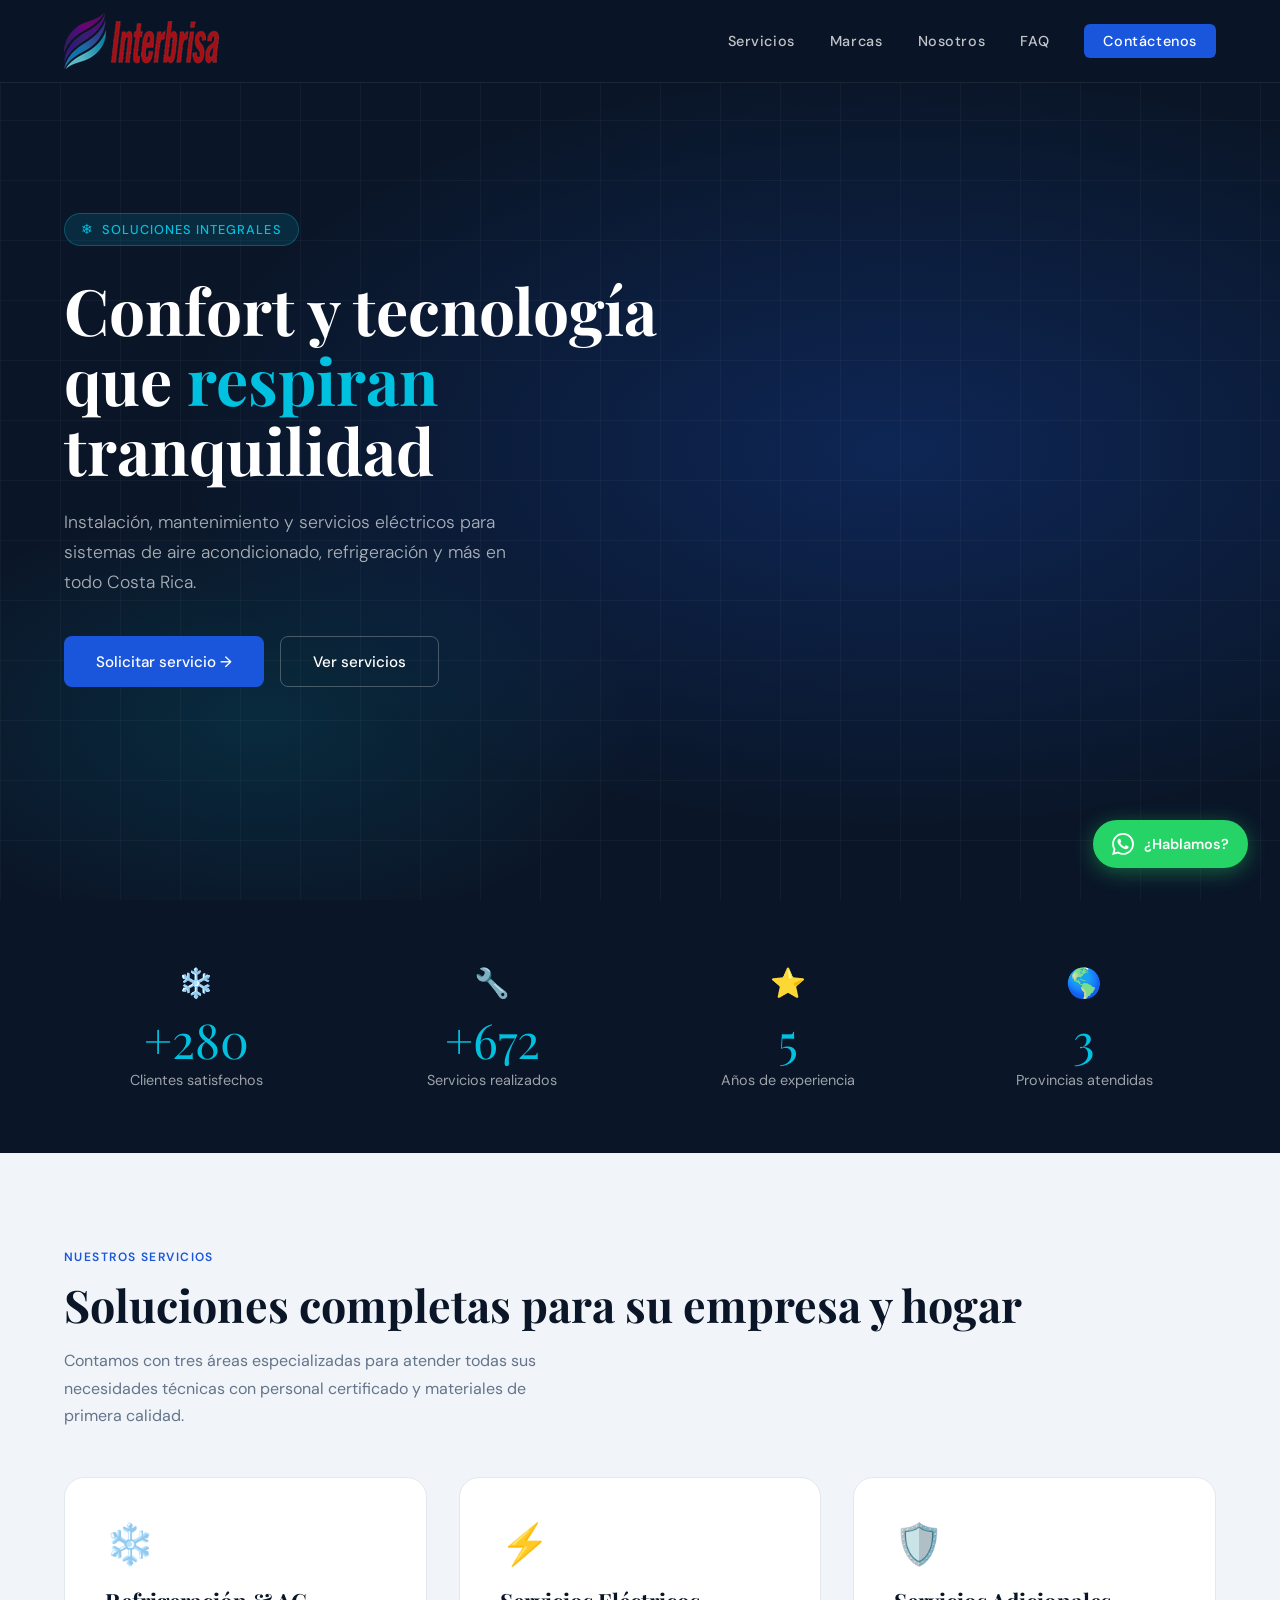
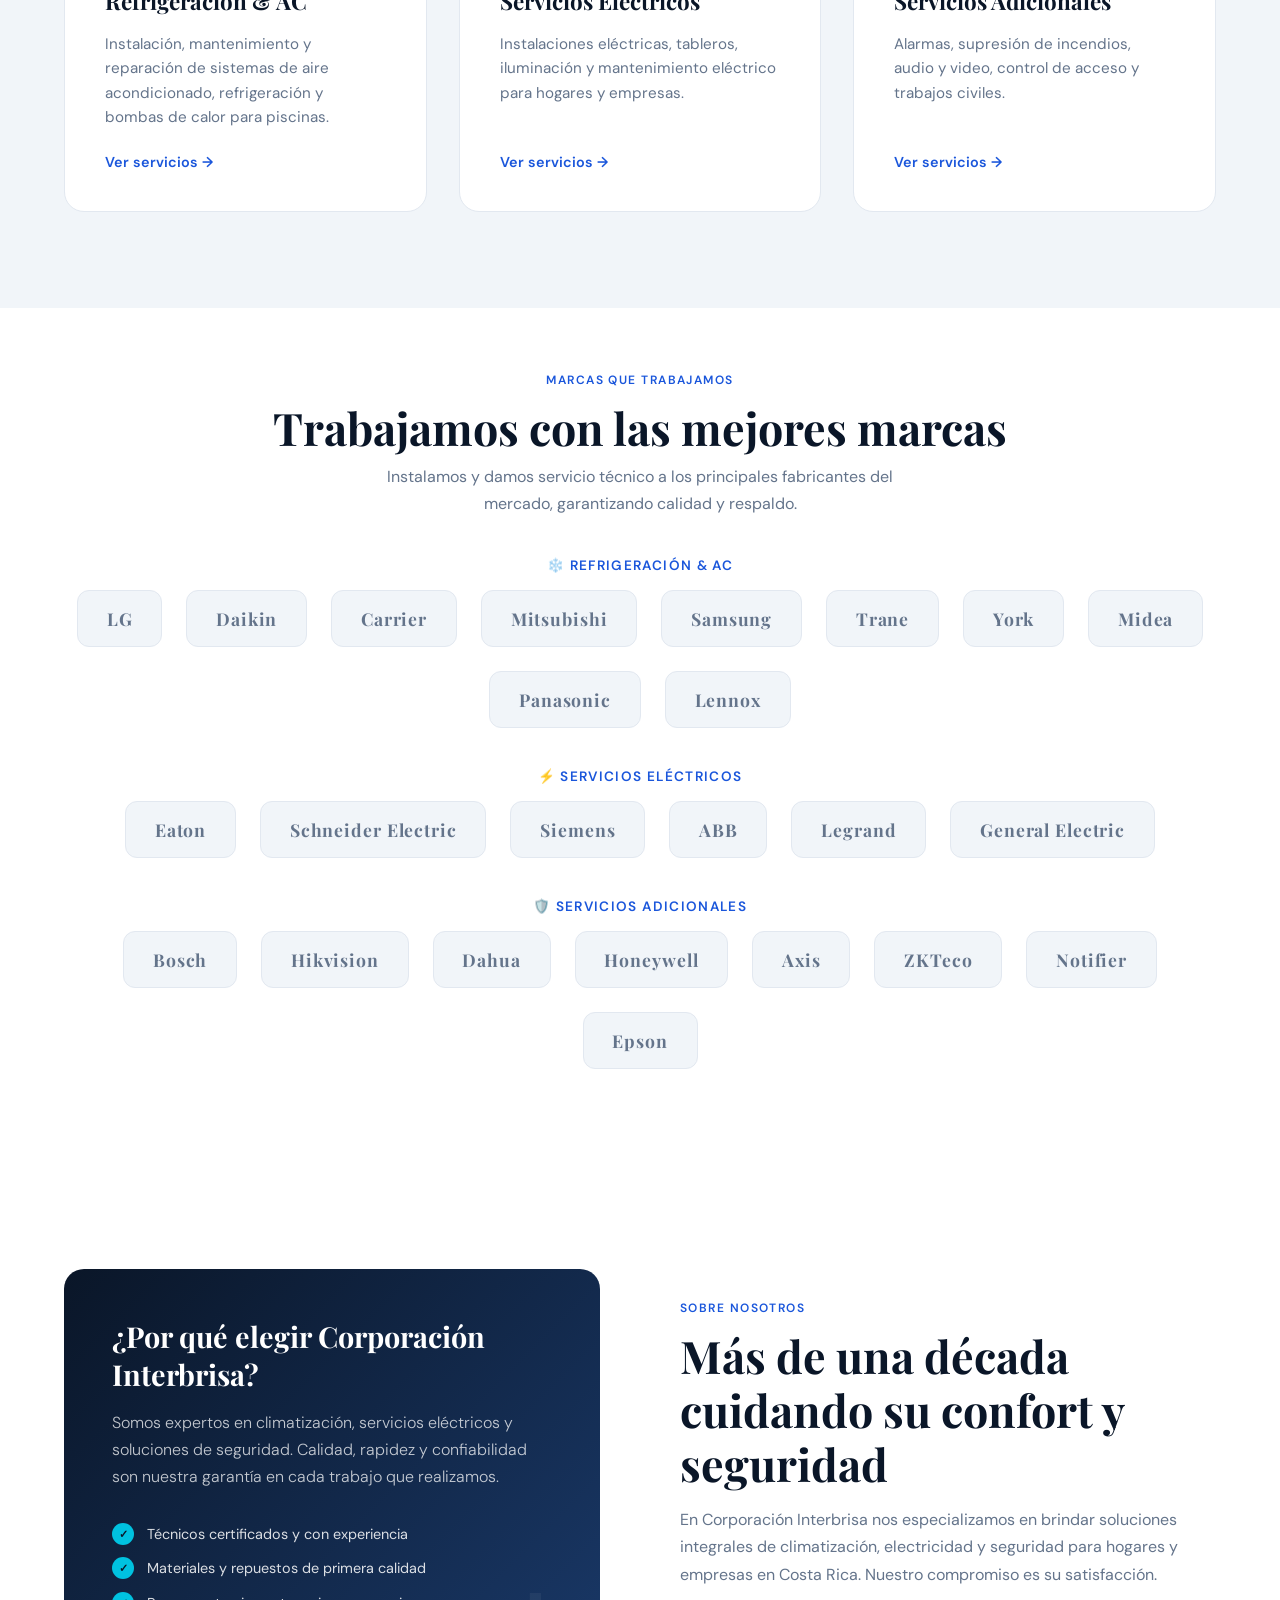
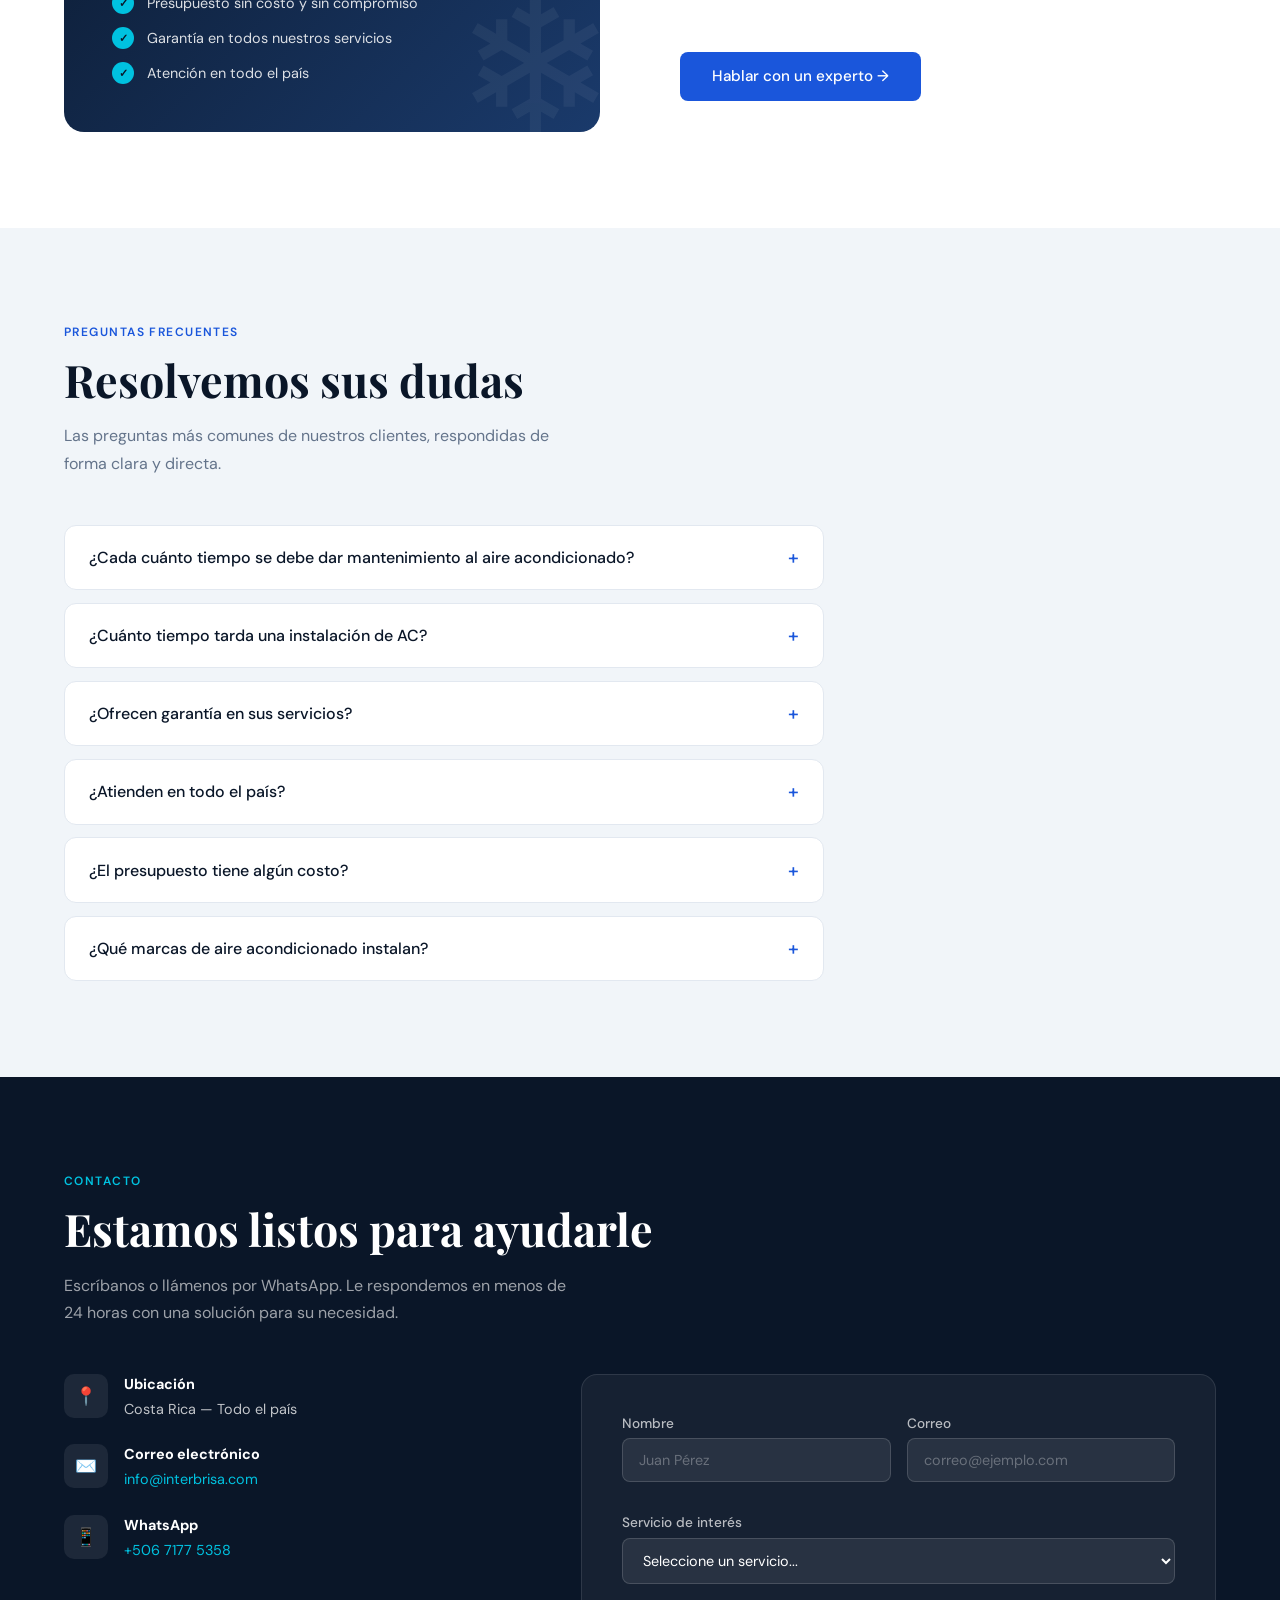
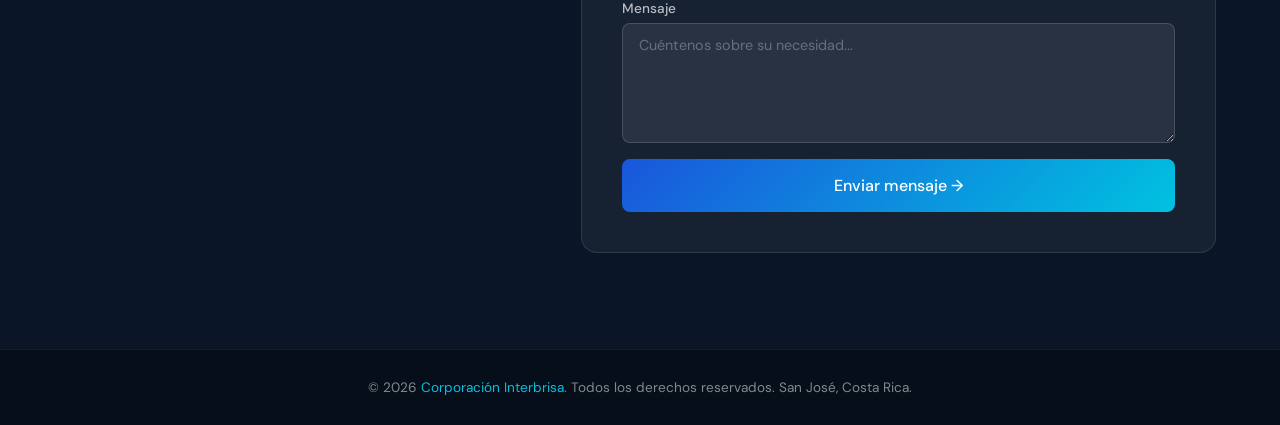
<file: index.html>
<!DOCTYPE html>
<html lang="es">
<head>
  <meta charset="UTF-8" />
  <meta name="viewport" content="width=device-width, initial-scale=1.0"/>
  <title>Corporación Interbrisa – Aire Acondicionado, Refrigeración y Servicios Eléctricos en Costa Rica</title>
  <meta name="description" content="Corporación Interbrisa ofrece instalación y mantenimiento de aire acondicionado, refrigeración comercial, servicios eléctricos, alarmas, control de acceso y audio y video en todo Costa Rica. Residencial y comercial."/>
  <meta name="keywords" content="aire acondicionado Costa Rica, instalación AC Costa Rica, mantenimiento aire acondicionado, refrigeración comercial Costa Rica, servicios eléctricos Costa Rica, alarmas Costa Rica, control de acceso Costa Rica, audio video Costa Rica, aire acondicionado San José, técnico aire acondicionado Costa Rica"/>
  <meta name="author" content="Corporación Interbrisa"/>
  <meta name="robots" content="index, follow"/>
  <meta name="geo.region" content="CR"/>
  <meta name="geo.placename" content="Costa Rica"/>
  <link rel="canonical" href="https://interbrisa.com"/>
  <meta property="og:title" content="Corporación Interbrisa – Aire Acondicionado & Refrigeración en Costa Rica"/>
  <meta property="og:description" content="Instalación, mantenimiento de AC, refrigeración, servicios eléctricos, alarmas y más en todo Costa Rica."/>
  <meta property="og:url" content="https://interbrisa.com"/>
  <meta property="og:type" content="website"/>
  <meta property="og:locale" content="es_CR"/>
  <script type="application/ld+json">
  {"@context":"https://schema.org","@type":"LocalBusiness","name":"Corporación Interbrisa","url":"https://interbrisa.com","telephone":"+50671775358","email":"info@interbrisa.com","description":"Instalación y mantenimiento de aire acondicionado, refrigeración comercial, servicios eléctricos, alarmas, control de acceso y audio y video en todo Costa Rica.","areaServed":"Costa Rica","address":{"@type":"PostalAddress","addressCountry":"CR","addressRegion":"San José"},"serviceType":["Aire Acondicionado","Refrigeración","Servicios Eléctricos","Alarmas","Control de Acceso","Audio y Video"]}
  </script>
  <link rel="icon" type="image/png" href="[data-uri]"/>
  <link rel="apple-touch-icon" href="[data-uri]"/>
  <link rel="preconnect" href="https://fonts.googleapis.com"/>
  <link rel="preconnect" href="https://fonts.gstatic.com" crossorigin/>
  <link href="https://fonts.googleapis.com/css2?family=Playfair+Display:wght@600;700&family=DM+Sans:wght@300;400;500&display=swap" rel="stylesheet"/>
  <style>
    *,*::before,*::after{box-sizing:border-box;margin:0;padding:0}
    :root{--navy:#0a1628;--blue:#1a56db;--blue-light:#3b82f6;--ice:#e8f4fd;--white:#ffffff;--gray:#64748b;--gray-light:#f1f5f9;--accent:#00c2e0;--red:#c0392b}
    html{scroll-behavior:smooth}
    body{font-family:'DM Sans',sans-serif;background:var(--white);color:var(--navy);overflow-x:hidden}

    /* NAV */
    nav{position:fixed;top:0;left:0;right:0;z-index:100;display:flex;align-items:center;justify-content:space-between;padding:0.8rem 5%;background:rgba(10,22,40,0.97);backdrop-filter:blur(12px);border-bottom:1px solid rgba(255,255,255,0.07)}
    .nav-logo img{height:48px;width:auto;display:block}
    .nav-links{display:flex;gap:2.2rem;list-style:none}
    .nav-links a{color:rgba(255,255,255,0.75);text-decoration:none;font-size:0.9rem;font-weight:500;letter-spacing:0.04em;transition:color 0.2s}
    .nav-links a:hover{color:var(--accent)}
    .nav-cta{background:var(--blue);color:var(--white)!important;padding:0.5rem 1.2rem;border-radius:6px;transition:background 0.2s!important}
    .nav-cta:hover{background:var(--blue-light)!important}

    /* HAMBURGER */
    .hamburger{display:none;flex-direction:column;gap:5px;cursor:pointer;padding:4px;background:none;border:none}
    .hamburger span{display:block;width:24px;height:2px;background:var(--white);border-radius:2px;transition:all 0.3s}
    .hamburger.open span:nth-child(1){transform:translateY(7px) rotate(45deg)}
    .hamburger.open span:nth-child(2){opacity:0}
    .hamburger.open span:nth-child(3){transform:translateY(-7px) rotate(-45deg)}
    .mobile-menu{display:none;position:fixed;top:70px;left:0;right:0;background:rgba(10,22,40,0.99);backdrop-filter:blur(12px);padding:1.5rem 5%;z-index:99;border-bottom:1px solid rgba(255,255,255,0.07)}
    .mobile-menu.open{display:block}
    .mobile-menu ul{list-style:none;display:flex;flex-direction:column;gap:1.2rem}
    .mobile-menu a{color:rgba(255,255,255,0.85);text-decoration:none;font-size:1rem;font-weight:500;display:block;padding:0.4rem 0;border-bottom:1px solid rgba(255,255,255,0.07);transition:color 0.2s}
    .mobile-menu a:hover{color:var(--accent)}

    /* HERO */
    .hero{min-height:100vh;background:var(--navy);display:flex;align-items:center;position:relative;overflow:hidden;padding:0 5%}
    .hero::before{content:'';position:absolute;inset:0;background:radial-gradient(ellipse 80% 60% at 70% 50%,rgba(26,86,219,0.25) 0%,transparent 70%),radial-gradient(ellipse 50% 40% at 20% 80%,rgba(0,194,224,0.12) 0%,transparent 60%)}
    .hero-grid{position:absolute;inset:0;background-image:linear-gradient(rgba(255,255,255,0.03) 1px,transparent 1px),linear-gradient(90deg,rgba(255,255,255,0.03) 1px,transparent 1px);background-size:60px 60px}

    /* Particles - snow falls down */
    .particles{position:absolute;inset:0;overflow:hidden;pointer-events:none}
    .particle{position:absolute;border-radius:50%;animation:snowfall linear infinite;opacity:0}
    @keyframes snowfall{0%{transform:translateY(-10px) scale(0);opacity:0}10%{opacity:0.8}90%{opacity:0.4}100%{transform:translateY(100vh) scale(1);opacity:0}}

    .hero-content{position:relative;z-index:2;max-width:680px}
    .hero-badge{display:inline-flex;align-items:center;gap:0.5rem;background:rgba(0,194,224,0.12);border:1px solid rgba(0,194,224,0.3);color:var(--accent);padding:0.4rem 1rem;border-radius:50px;font-size:0.8rem;font-weight:500;letter-spacing:0.08em;text-transform:uppercase;margin-bottom:1.8rem;animation:fadeUp 0.8s ease both}
    .hero-badge::before{content:'❄';font-size:0.9rem}
    h1{font-family:'Playfair Display',serif;font-size:clamp(2.8rem,5vw,4.5rem);color:var(--white);line-height:1.1;margin-bottom:1.4rem;animation:fadeUp 0.8s 0.1s ease both}
    h1 em{color:var(--accent);font-style:normal}
    .hero-sub{color:rgba(255,255,255,0.65);font-size:1.1rem;font-weight:300;line-height:1.7;max-width:480px;margin-bottom:2.4rem;animation:fadeUp 0.8s 0.2s ease both}
    .hero-actions{display:flex;gap:1rem;flex-wrap:wrap;animation:fadeUp 0.8s 0.3s ease both}
    .btn-primary{background:var(--blue);color:var(--white);padding:0.9rem 2rem;border-radius:8px;text-decoration:none;font-weight:500;font-size:0.95rem;transition:background 0.2s,transform 0.2s;display:inline-flex;align-items:center;gap:0.5rem}
    .btn-primary:hover{background:var(--blue-light);transform:translateY(-2px)}
    .btn-secondary{background:transparent;color:var(--white);padding:0.9rem 2rem;border-radius:8px;text-decoration:none;font-weight:500;font-size:0.95rem;border:1px solid rgba(255,255,255,0.25);transition:border-color 0.2s,transform 0.2s}
    .btn-secondary:hover{border-color:var(--accent);transform:translateY(-2px)}

    /* Hero stats */
    .hero-cards{position:absolute;right:5%;top:50%;transform:translateY(-50%);display:flex;flex-direction:column;gap:1rem;animation:fadeUp 0.8s 0.4s ease both}


    /* SECTION BASE */
    section{padding:6rem 5%}
    .section-label{font-size:0.75rem;font-weight:600;letter-spacing:0.12em;text-transform:uppercase;color:var(--blue);margin-bottom:0.8rem}
    h2{font-family:'Playfair Display',serif;font-size:clamp(2rem,3.5vw,2.8rem);color:var(--navy);line-height:1.2;margin-bottom:1rem}
    .section-sub{color:var(--gray);font-size:1rem;line-height:1.7;max-width:520px;margin-bottom:3rem}

    /* STATS COUNTER */
    #estadisticas{background:var(--navy);padding:4rem 5%}
    .stats-grid{display:grid;grid-template-columns:repeat(auto-fit,minmax(180px,1fr));gap:2rem;text-align:center}
    .stat-item .stat-num{font-family:'Playfair Display',serif;font-size:3rem;color:var(--accent);display:block;line-height:1}
    .stat-item .stat-label{color:rgba(255,255,255,0.6);font-size:0.9rem;margin-top:0.5rem}
    .stat-item .stat-icon{font-size:1.8rem;margin-bottom:0.8rem;display:block}

    /* SERVICES */
    #servicios{background:var(--gray-light)}
    .area-tabs{display:flex;gap:0.8rem;flex-wrap:wrap;margin-bottom:2.5rem}
    .area-tab{padding:0.55rem 1.3rem;border-radius:50px;font-size:0.85rem;font-weight:500;cursor:pointer;border:2px solid #e2e8f0;background:var(--white);color:var(--gray);transition:all 0.2s}
    .area-tab.active,.area-tab:hover{background:var(--blue);border-color:var(--blue);color:var(--white)}
    .services-area{display:none}
    .services-area.active{display:grid;grid-template-columns:repeat(auto-fit,minmax(260px,1fr));gap:1.5rem}
    .service-card{background:var(--white);border-radius:16px;padding:2rem;border:1px solid #e2e8f0;transition:transform 0.25s,box-shadow 0.25s;position:relative;overflow:hidden}
    .service-card::before{content:'';position:absolute;top:0;left:0;right:0;height:3px;background:linear-gradient(90deg,var(--blue),var(--accent));opacity:0;transition:opacity 0.25s}
    .service-card:hover{transform:translateY(-6px);box-shadow:0 20px 40px rgba(10,22,40,0.1)}
    .service-card:hover::before{opacity:1}
    .service-icon{width:52px;height:52px;background:var(--ice);border-radius:12px;display:flex;align-items:center;justify-content:center;font-size:1.5rem;margin-bottom:1.2rem}
    .service-card h3{font-family:'Playfair Display',serif;font-size:1.15rem;color:var(--navy);margin-bottom:0.6rem}
    .service-card p{color:var(--gray);font-size:0.9rem;line-height:1.6}

    /* SERVICE AREA CARDS */
    .service-areas-grid{display:grid;grid-template-columns:repeat(auto-fit,minmax(280px,1fr));gap:2rem;margin-top:1rem}
    .service-area-card{background:var(--white);border-radius:20px;padding:2.5rem;border:1px solid #e2e8f0;text-decoration:none;color:var(--navy);display:flex;flex-direction:column;gap:1rem;transition:transform 0.25s,box-shadow 0.25s;position:relative;overflow:hidden}
    .service-area-card::before{content:'';position:absolute;top:0;left:0;right:0;height:4px;background:linear-gradient(90deg,var(--blue),var(--accent));opacity:0;transition:opacity 0.25s}
    .service-area-card:hover{transform:translateY(-8px);box-shadow:0 24px 48px rgba(10,22,40,0.12)}
    .service-area-card:hover::before{opacity:1}
    .sac-icon{font-size:2.5rem}
    .service-area-card h3{font-family:'Playfair Display',serif;font-size:1.4rem;color:var(--navy)}
    .service-area-card p{color:var(--gray);font-size:0.95rem;line-height:1.6;flex:1}
    .sac-btn{display:inline-flex;align-items:center;color:var(--blue);font-weight:600;font-size:0.9rem;margin-top:0.5rem}

    /* BRANDS */
    #marcas{background:var(--white);padding:4rem 5%;text-align:center}
    .brands-category{margin-bottom:2.5rem}
    .brands-cat-title{font-size:0.85rem;font-weight:600;letter-spacing:0.1em;text-transform:uppercase;color:var(--blue);margin-bottom:1rem}
    #marcas h2{margin-bottom:0.5rem}
    #marcas .section-sub{margin:0 auto 2.5rem}
    .brands-grid{display:flex;flex-wrap:wrap;justify-content:center;align-items:center;gap:1.5rem}
    .brand-item{background:var(--gray-light);border:1px solid #e2e8f0;border-radius:12px;padding:1rem 1.8rem;font-family:'Playfair Display',serif;font-size:1.1rem;font-weight:700;color:var(--gray);letter-spacing:0.05em;transition:all 0.25s;cursor:default}
    .brand-item:hover{background:var(--navy);color:var(--white);border-color:var(--navy);transform:translateY(-3px);box-shadow:0 10px 25px rgba(10,22,40,0.15)}

    /* ABOUT */
    #nosotros{display:grid;grid-template-columns:1fr 1fr;gap:5rem;align-items:center}
    .about-visual{background:linear-gradient(135deg,var(--navy) 0%,#1a3a6b 100%);border-radius:20px;padding:3rem;color:var(--white);position:relative;overflow:hidden}
    .about-visual::after{content:'❄';position:absolute;font-size:12rem;bottom:-2rem;right:-1rem;opacity:0.05;line-height:1}
    .about-visual h3{font-family:'Playfair Display',serif;font-size:1.8rem;margin-bottom:1rem}
    .about-visual p{color:rgba(255,255,255,0.75);line-height:1.7;font-weight:300}
    .about-features{list-style:none;margin-top:2rem;display:flex;flex-direction:column;gap:0.8rem}
    .about-features li{display:flex;align-items:center;gap:0.8rem;color:rgba(255,255,255,0.85);font-size:0.9rem}
    .about-features li::before{content:'✓';width:22px;height:22px;background:var(--accent);border-radius:50%;display:flex;align-items:center;justify-content:center;font-size:0.7rem;color:var(--navy);font-weight:700;flex-shrink:0}

    /* FAQ */
    #faq{background:var(--gray-light)}
    .faq-list{max-width:760px;display:flex;flex-direction:column;gap:0.8rem}
    .faq-item{background:var(--white);border-radius:12px;border:1px solid #e2e8f0;overflow:hidden}
    .faq-q{width:100%;text-align:left;background:none;border:none;padding:1.2rem 1.5rem;font-family:'DM Sans',sans-serif;font-size:1rem;font-weight:500;color:var(--navy);cursor:pointer;display:flex;justify-content:space-between;align-items:center;gap:1rem;transition:color 0.2s}
    .faq-q:hover{color:var(--blue)}
    .faq-icon{font-size:1.2rem;transition:transform 0.3s;flex-shrink:0;color:var(--blue)}
    .faq-item.open .faq-icon{transform:rotate(45deg)}
    .faq-a{max-height:0;overflow:hidden;transition:max-height 0.35s ease,padding 0.35s ease;padding:0 1.5rem;color:var(--gray);font-size:0.95rem;line-height:1.7}
    .faq-item.open .faq-a{max-height:300px;padding:0 1.5rem 1.2rem}

    /* CONTACT */
    #contacto{background:var(--navy)}
    #contacto h2{color:var(--white)}
    #contacto .section-label{color:var(--accent)}
    #contacto .section-sub{color:rgba(255,255,255,0.6)}
    .contact-grid{display:grid;grid-template-columns:1fr 1.4fr;gap:4rem;align-items:start}
    .contact-info{display:flex;flex-direction:column;gap:1.5rem}
    .contact-item{display:flex;align-items:flex-start;gap:1rem}
    .contact-item-icon{width:44px;height:44px;background:rgba(255,255,255,0.08);border-radius:10px;display:flex;align-items:center;justify-content:center;font-size:1.1rem;flex-shrink:0}
    .contact-item-text{color:rgba(255,255,255,0.75);font-size:0.9rem;line-height:1.5}
    .contact-item-text strong{color:var(--white);display:block;margin-bottom:0.2rem}
    .contact-item-text a{color:var(--accent);text-decoration:none}
    .contact-form{background:rgba(255,255,255,0.05);border:1px solid rgba(255,255,255,0.1);border-radius:16px;padding:2.5rem}
    .form-row{display:grid;grid-template-columns:1fr 1fr;gap:1rem;margin-bottom:1rem}
    .form-group{display:flex;flex-direction:column;gap:0.4rem;margin-bottom:1rem}
    .form-group label{color:rgba(255,255,255,0.7);font-size:0.85rem;font-weight:500}
    .form-group input,.form-group textarea,.form-group select{background:rgba(255,255,255,0.08);border:1px solid rgba(255,255,255,0.15);border-radius:8px;padding:0.75rem 1rem;color:var(--white);font-family:'DM Sans',sans-serif;font-size:0.9rem;outline:none;transition:border-color 0.2s;width:100%}
    .form-group input::placeholder,.form-group textarea::placeholder{color:rgba(255,255,255,0.3)}
    .form-group input:focus,.form-group textarea:focus,.form-group select:focus{border-color:var(--accent)}
    .form-group textarea{resize:vertical;min-height:120px}
    .form-group select option{background:var(--navy)}
    .btn-submit{width:100%;background:linear-gradient(135deg,var(--blue),var(--accent));color:var(--white);border:none;padding:1rem;border-radius:8px;font-family:'DM Sans',sans-serif;font-size:1rem;font-weight:500;cursor:pointer;transition:opacity 0.2s,transform 0.2s}
    .btn-submit:hover{opacity:0.9;transform:translateY(-2px)}

    /* FOOTER */
    footer{background:#060e1a;color:rgba(255,255,255,0.5);text-align:center;padding:1.8rem 5%;font-size:0.85rem;border-top:1px solid rgba(255,255,255,0.06)}
    footer span{color:var(--accent)}

    /* WHATSAPP FLOAT */
    .wa-float{position:fixed;bottom:2rem;right:2rem;z-index:200;display:flex;align-items:center;gap:0.6rem;background:#25d366;color:var(--white);text-decoration:none;padding:0.8rem 1.2rem;border-radius:50px;font-weight:600;font-size:0.9rem;box-shadow:0 4px 20px rgba(37,211,102,0.4);transition:transform 0.2s,box-shadow 0.2s;animation:fadeUp 1s 0.8s ease both}
    .wa-float:hover{transform:translateY(-3px);box-shadow:0 8px 28px rgba(37,211,102,0.5)}
    .wa-float svg{width:22px;height:22px;fill:var(--white);flex-shrink:0}
    .wa-float .wa-text{white-space:nowrap}

    /* ANIMATIONS */
    @keyframes fadeUp{from{opacity:0;transform:translateY(24px)}to{opacity:1;transform:translateY(0)}}
    .reveal{opacity:0;transform:translateY(30px);transition:opacity 0.7s ease,transform 0.7s ease}
    .reveal.visible{opacity:1;transform:translateY(0)}

    /* RESPONSIVE */
    @media(max-width:900px){
      .hero-cards{display:none}
      #nosotros{grid-template-columns:1fr;gap:2.5rem}
      .contact-grid{grid-template-columns:1fr;gap:2.5rem}
      .form-row{grid-template-columns:1fr}
    }
    @media(max-width:600px){
      nav{padding:0.8rem 4%}
      .nav-links{display:none}
      .hamburger{display:flex}
      .nav-logo svg{height:38px}
      section{padding:4rem 5%}
      .wa-float .wa-text{display:none}
      .wa-float{padding:0.9rem}
      .wa-float svg{width:26px;height:26px}
    }
  </style>
</head>
<body>

  <!-- NAV -->
  <nav>
    <div class="nav-logo">
      <img src="[data-uri]" alt="Corporación Interbrisa" style="height:56px;width:auto;display:block"/>
    </div>
    <ul class="nav-links">
      <li><a href="#servicios">Servicios</a></li>
      <li><a href="#marcas">Marcas</a></li>
      <li><a href="#nosotros">Nosotros</a></li>
      <li><a href="#faq">FAQ</a></li>
      <li><a href="#contacto" class="nav-cta">Contáctenos</a></li>
    </ul>
    <button class="hamburger" id="hamburger" aria-label="Menú">
      <span></span><span></span><span></span>
    </button>
  </nav>

  <!-- MOBILE MENU -->
  <div class="mobile-menu" id="mobile-menu">
    <ul>
      <li><a href="#servicios" onclick="closeMobile()">Servicios</a></li>
      <li><a href="#marcas" onclick="closeMobile()">Marcas</a></li>
      <li><a href="#nosotros" onclick="closeMobile()">Nosotros</a></li>
      <li><a href="#faq" onclick="closeMobile()">FAQ</a></li>
      <li><a href="#contacto" onclick="closeMobile()">Contáctenos</a></li>
    </ul>
  </div>

  <!-- HERO -->
  <section class="hero">
    <div class="hero-grid"></div>
    <div class="particles" id="particles"></div>
    <div class="hero-content">
      <div class="hero-badge">Soluciones Integrales</div>
      <h1>Confort y tecnología que <em>respiran</em> tranquilidad</h1>
      <p class="hero-sub">Instalación, mantenimiento y servicios eléctricos para sistemas de aire acondicionado, refrigeración y más en todo Costa Rica.</p>
      <div class="hero-actions">
        <a href="#contacto" class="btn-primary">Solicitar servicio →</a>
        <a href="#servicios" class="btn-secondary">Ver servicios</a>
      </div>
    </div>

  </section>

  <!-- STATS COUNTER -->
  <section id="estadisticas">
    <div class="stats-grid">
      <div class="stat-item reveal">
        <span class="stat-icon">❄️</span>
        <span class="stat-num" data-target="500">0</span>
        <div class="stat-label">Clientes satisfechos</div>
      </div>
      <div class="stat-item reveal">
        <span class="stat-icon">🔧</span>
        <span class="stat-num" data-target="1200">0</span>
        <div class="stat-label">Servicios realizados</div>
      </div>
      <div class="stat-item reveal">
        <span class="stat-icon">⭐</span>
        <span class="stat-num" data-target="10">0</span>
        <div class="stat-label">Años de experiencia</div>
      </div>
      <div class="stat-item reveal">
        <span class="stat-icon">🌎</span>
        <span class="stat-num" data-target="7">0</span>
        <div class="stat-label">Provincias atendidas</div>
      </div>
    </div>
  </section>

  <!-- SERVICES -->
  <section id="servicios">
    <div class="reveal">
      <div class="section-label">Nuestros Servicios</div>
      <h2>Soluciones completas para su empresa y hogar</h2>
      <p class="section-sub">Contamos con tres áreas especializadas para atender todas sus necesidades técnicas con personal certificado y materiales de primera calidad.</p>
    </div>
    <div class="service-areas-grid reveal">
      <a href="refrigeracion.html" class="service-area-card">
        <div class="sac-icon">❄️</div>
        <h3>Refrigeración & AC</h3>
        <p>Instalación, mantenimiento y reparación de sistemas de aire acondicionado, refrigeración y bombas de calor para piscinas.</p>
        <span class="sac-btn">Ver servicios →</span>
      </a>
      <a href="electrica.html" class="service-area-card">
        <div class="sac-icon">⚡</div>
        <h3>Servicios Eléctricos</h3>
        <p>Instalaciones eléctricas, tableros, iluminación y mantenimiento eléctrico para hogares y empresas.</p>
        <span class="sac-btn">Ver servicios →</span>
      </a>
      <a href="adicionales.html" class="service-area-card">
        <div class="sac-icon">🛡️</div>
        <h3>Servicios Adicionales</h3>
        <p>Alarmas, supresión de incendios, audio y video, control de acceso y trabajos civiles.</p>
        <span class="sac-btn">Ver servicios →</span>
      </a>
    </div>
  </section>

  <!-- BRANDS -->
  <section id="marcas">
    <div class="reveal">
      <div class="section-label">Marcas que trabajamos</div>
      <h2>Trabajamos con las mejores marcas</h2>
      <p class="section-sub">Instalamos y damos servicio técnico a los principales fabricantes del mercado, garantizando calidad y respaldo.</p>
    </div>
    <div class="brands-category reveal">
      <div class="brands-cat-title">❄️ Refrigeración & AC</div>
      <div class="brands-grid">
        <div class="brand-item">LG</div>
        <div class="brand-item">Daikin</div>
        <div class="brand-item">Carrier</div>
        <div class="brand-item">Mitsubishi</div>
        <div class="brand-item">Samsung</div>
        <div class="brand-item">Trane</div>
        <div class="brand-item">York</div>
        <div class="brand-item">Midea</div>
        <div class="brand-item">Panasonic</div>
        <div class="brand-item">Lennox</div>
      </div>
    </div>
    <div class="brands-category reveal">
      <div class="brands-cat-title">⚡ Servicios Eléctricos</div>
      <div class="brands-grid">
        <div class="brand-item">Eaton</div>
        <div class="brand-item">Schneider Electric</div>
        <div class="brand-item">Siemens</div>
        <div class="brand-item">ABB</div>
        <div class="brand-item">Legrand</div>
        <div class="brand-item">General Electric</div>
      </div>
    </div>
    <div class="brands-category reveal">
      <div class="brands-cat-title">🛡️ Servicios Adicionales</div>
      <div class="brands-grid">
        <div class="brand-item">Bosch</div>
        <div class="brand-item">Hikvision</div>
        <div class="brand-item">Dahua</div>
        <div class="brand-item">Honeywell</div>
        <div class="brand-item">Axis</div>
        <div class="brand-item">ZKTeco</div>
        <div class="brand-item">Notifier</div>
        <div class="brand-item">Epson</div>
      </div>
    </div>
  </section>

  <!-- ABOUT -->
  <section id="nosotros" style="padding:6rem 5%">
    <div class="about-visual reveal">
      <h3>¿Por qué elegir Corporación Interbrisa?</h3>
      <p>Somos expertos en climatización, servicios eléctricos y soluciones de seguridad. Calidad, rapidez y confiabilidad son nuestra garantía en cada trabajo que realizamos.</p>
      <ul class="about-features">
        <li>Técnicos certificados y con experiencia</li>
        <li>Materiales y repuestos de primera calidad</li>
        <li>Presupuesto sin costo y sin compromiso</li>
        <li>Garantía en todos nuestros servicios</li>
        <li>Atención en todo el país</li>
      </ul>
    </div>
    <div class="reveal">
      <div class="section-label">Sobre Nosotros</div>
      <h2>Más de una década cuidando su confort y seguridad</h2>
      <p class="section-sub">En Corporación Interbrisa nos especializamos en brindar soluciones integrales de climatización, electricidad y seguridad para hogares y empresas en Costa Rica. Nuestro compromiso es su satisfacción.</p>
      <a href="#contacto" class="btn-primary" style="margin-top:1rem;display:inline-flex">Hablar con un experto →</a>
    </div>
  </section>

  <!-- FAQ -->
  <section id="faq">
    <div class="reveal">
      <div class="section-label">Preguntas Frecuentes</div>
      <h2>Resolvemos sus dudas</h2>
      <p class="section-sub">Las preguntas más comunes de nuestros clientes, respondidas de forma clara y directa.</p>
    </div>
    <div class="faq-list reveal">
      <div class="faq-item">
        <button class="faq-q" onclick="toggleFaq(this)">¿Cada cuánto tiempo se debe dar mantenimiento al aire acondicionado? <span class="faq-icon">+</span></button>
        <div class="faq-a">Se recomienda realizar mantenimiento preventivo cada 3 a 6 meses dependiendo del uso. Un equipo residencial con uso moderado puede mantenerse cada 6 meses, mientras que uno comercial de uso intensivo requiere revisión cada 3 meses para mantener su eficiencia y prolongar su vida útil.</div>
      </div>
      <div class="faq-item">
        <button class="faq-q" onclick="toggleFaq(this)">¿Cuánto tiempo tarda una instalación de AC? <span class="faq-icon">+</span></button>
        <div class="faq-a">Una instalación estándar de un minisplit residencial tarda entre 3 y 5 horas. Instalaciones más complejas como sistemas centrales o múltiples equipos pueden tardar uno o varios días según el proyecto. Siempre coordinamos el tiempo con el cliente antes de comenzar.</div>
      </div>
      <div class="faq-item">
        <button class="faq-q" onclick="toggleFaq(this)">¿Ofrecen garantía en sus servicios? <span class="faq-icon">+</span></button>
        <div class="faq-a">Sí, todos nuestros trabajos cuentan con garantía. La instalación tiene garantía de mano de obra y los repuestos utilizados tienen la garantía del fabricante. Ante cualquier inconveniente posterior al servicio, lo atendemos sin costo adicional dentro del período de garantía.</div>
      </div>
      <div class="faq-item">
        <button class="faq-q" onclick="toggleFaq(this)">¿Atienden en todo el país? <span class="faq-icon">+</span></button>
        <div class="faq-a">Sí, brindamos servicio en las 7 provincias de Costa Rica. Contamos con técnicos disponibles para atender tanto el Gran Área Metropolitana como zonas más alejadas. Contáctenos y coordinamos la visita según su ubicación.</div>
      </div>
      <div class="faq-item">
        <button class="faq-q" onclick="toggleFaq(this)">¿El presupuesto tiene algún costo? <span class="faq-icon">+</span></button>
        <div class="faq-a">No, el presupuesto es completamente gratuito y sin compromiso. Uno de nuestros técnicos visita su propiedad, evalúa sus necesidades y le entrega una cotización detallada. Usted decide si desea continuar con el servicio.</div>
      </div>
      <div class="faq-item">
        <button class="faq-q" onclick="toggleFaq(this)">¿Qué marcas de aire acondicionado instalan? <span class="faq-icon">+</span></button>
        <div class="faq-a">Trabajamos con todas las marcas principales del mercado: LG, Daikin, Carrier, Mitsubishi, Samsung, Trane, York, Midea, Panasonic y Lennox, entre otras. Si su equipo es de otra marca, consúltenos y con gusto le ayudamos.</div>
      </div>
    </div>
  </section>

  <!-- CONTACT -->
  <section id="contacto">
    <div class="reveal">
      <div class="section-label">Contacto</div>
      <h2>Estamos listos para ayudarle</h2>
      <p class="section-sub">Escríbanos o llámenos por WhatsApp. Le respondemos en menos de 24 horas con una solución para su necesidad.</p>
    </div>
    <div class="contact-grid reveal">
      <div class="contact-info">
        <div class="contact-item">
          <div class="contact-item-icon">📍</div>
          <div class="contact-item-text"><strong>Ubicación</strong>Costa Rica — Todo el país</div>
        </div>
        <div class="contact-item">
          <div class="contact-item-icon">✉️</div>
          <div class="contact-item-text">
            <strong>Correo electrónico</strong>
            <a href="#" id="email-link">info&#64;interbrisa&#46;com</a>
            <script>var e="info"+"@"+"interbrisa.com";document.getElementById("email-link").href="mailto:"+e;</script>
          </div>
        </div>
        <div class="contact-item">
          <div class="contact-item-icon">📱</div>
          <div class="contact-item-text"><strong>WhatsApp</strong><a href="https://wa.me/50671775358" target="_blank">+506 7177 5358</a></div>
        </div>
      </div>
      <div class="contact-form">
        <form id="contact-form">
          <input type="hidden" name="_replyto" value="info@interbrisa.com"/>
          <input type="hidden" name="_subject" value="Nuevo contacto desde interbrisa.com"/>
          <div class="form-row">
            <div class="form-group"><label>Nombre</label><input type="text" name="nombre" placeholder="Juan Pérez" required/></div>
            <div class="form-group"><label>Correo</label><input type="email" name="correo" placeholder="correo@ejemplo.com" required/></div>
          </div>
          <div class="form-group">
            <label>Servicio de interés</label>
            <select name="servicio">
              <option value="">Seleccione un servicio...</option>
              <optgroup label="❄️ Refrigeración & AC">
                <option>Instalación AC</option><option>Mantenimiento AC</option><option>Refrigeración Comercial</option><option>Diagnóstico y Reparación</option>
              </optgroup>
              <optgroup label="⚡ Servicios Eléctricos">
                <option>Instalaciones Eléctricas</option><option>Tableros y Paneles</option><option>Iluminación</option><option>Mantenimiento Eléctrico</option>
              </optgroup>
              <optgroup label="🛡️ Servicios Adicionales">
                <option>Alarmas y Supresión contra Incendios</option><option>Audio y Video</option><option>Control de Acceso</option><option>Trabajos Civiles</option>
              </optgroup>
              <option>Otro</option>
            </select>
          </div>
          <div class="form-group"><label>Mensaje</label><textarea name="mensaje" placeholder="Cuéntenos sobre su necesidad..." required></textarea></div>
          <button class="btn-submit" id="submit-btn">Enviar mensaje →</button>
          <div id="form-msg" style="display:none;margin-top:1rem;padding:0.8rem 1rem;border-radius:8px;font-size:0.9rem;"></div>
        </form>
      </div>
    </div>
  </section>

  <!-- FOOTER -->
  <footer>
    © 2026 <span>Corporación Interbrisa</span>. Todos los derechos reservados. San José, Costa Rica.
  </footer>

  <!-- WHATSAPP FLOAT -->
  <a class="wa-float" href="https://wa.me/50671775358" target="_blank" aria-label="WhatsApp">
    <svg viewBox="0 0 24 24" xmlns="http://www.w3.org/2000/svg"><path d="M17.472 14.382c-.297-.149-1.758-.867-2.03-.967-.273-.099-.471-.148-.67.15-.197.297-.767.966-.94 1.164-.173.199-.347.223-.644.075-.297-.15-1.255-.463-2.39-1.475-.883-.788-1.48-1.761-1.653-2.059-.173-.297-.018-.458.13-.606.134-.133.298-.347.446-.52.149-.174.198-.298.298-.497.099-.198.05-.371-.025-.52-.075-.149-.669-1.612-.916-2.207-.242-.579-.487-.5-.669-.51-.173-.008-.371-.01-.57-.01-.198 0-.52.074-.792.372-.272.297-1.04 1.016-1.04 2.479 0 1.462 1.065 2.875 1.213 3.074.149.198 2.096 3.2 5.077 4.487.709.306 1.262.489 1.694.625.712.227 1.36.195 1.871.118.571-.085 1.758-.719 2.006-1.413.248-.694.248-1.289.173-1.413-.074-.124-.272-.198-.57-.347m-5.421 7.403h-.004a9.87 9.87 0 01-5.031-1.378l-.361-.214-3.741.982.998-3.648-.235-.374a9.86 9.86 0 01-1.51-5.26c.001-5.45 4.436-9.884 9.888-9.884 2.64 0 5.122 1.03 6.988 2.898a9.825 9.825 0 012.893 6.994c-.003 5.45-4.437 9.884-9.885 9.884m8.413-18.297A11.815 11.815 0 0012.05 0C5.495 0 .16 5.335.157 11.892c0 2.096.547 4.142 1.588 5.945L.057 24l6.305-1.654a11.882 11.882 0 005.683 1.448h.005c6.554 0 11.89-5.335 11.893-11.893a11.821 11.821 0 00-3.48-8.413Z"/></svg>
    <span class="wa-text">¿Hablamos?</span>
  </a>

  <script>
    // Hamburger menu
    function closeMobile(){document.getElementById('mobile-menu').classList.remove('open');document.getElementById('hamburger').classList.remove('open')}
    document.getElementById('hamburger').addEventListener('click',function(){this.classList.toggle('open');document.getElementById('mobile-menu').classList.toggle('open')});

    // Hero particles
    const pc=document.getElementById('particles');
    for(let i=0;i<30;i++){
      const p=document.createElement('div');
      p.className='particle';
      const size=Math.random()*4+2;
      p.style.cssText=`width:${size}px;height:${size}px;left:${Math.random()*100}%;background:rgba(0,194,224,${Math.random()*0.4+0.1});animation-duration:${Math.random()*15+10}s;animation-delay:${Math.random()*10}s`;
      pc.appendChild(p);
    }

    // Stats counter
    function animateCounter(el){
      const target=+el.dataset.target;
      const duration=2000;
      const step=target/duration*16;
      let current=0;
      const timer=setInterval(()=>{
        current+=step;
        if(current>=target){current=target;clearInterval(timer)}
        el.textContent=(target>=100?'+':'')+Math.floor(current);
      },16);
    }
    const counterObs=new IntersectionObserver((entries)=>{
      entries.forEach(e=>{if(e.isIntersecting){animateCounter(e.target);counterObs.unobserve(e.target)}});
    },{threshold:0.5});
    document.querySelectorAll('.stat-num[data-target]').forEach(el=>counterObs.observe(el));

    // Formspree
    const form=document.getElementById('contact-form');
    const btn=document.getElementById('submit-btn');
    const msg=document.getElementById('form-msg');
    form.addEventListener('submit',async function(e){
      e.preventDefault();btn.textContent='Enviando...';btn.disabled=true;
      try{
        const res=await fetch('https://formspree.io/f/mzdkaogv',{method:'POST',body:new FormData(form),headers:{'Accept':'application/json'}});
        if(res.ok){msg.style.cssText='display:block;background:rgba(0,194,100,0.15);border:1px solid rgba(0,194,100,0.3);color:#4ade80';msg.textContent='✓ Mensaje enviado. Le contactaremos pronto.';form.reset()}
        else throw new Error();
      }catch{msg.style.cssText='display:block;background:rgba(220,50,50,0.15);border:1px solid rgba(220,50,50,0.3);color:#f87171';msg.textContent='✗ Hubo un error. Intente de nuevo o escríbanos directamente.'}
      btn.textContent='Enviar mensaje →';btn.disabled=false;
    });

    // Scroll reveal
    const observer=new IntersectionObserver((entries)=>{entries.forEach(e=>{if(e.isIntersecting)e.target.classList.add('visible')})},{threshold:0.1});
    document.querySelectorAll('.reveal').forEach(el=>observer.observe(el));

    // FAQ
    function toggleFaq(btn){const item=btn.parentElement;item.classList.toggle('open')}


  </script>
</body>
</html>
</file>
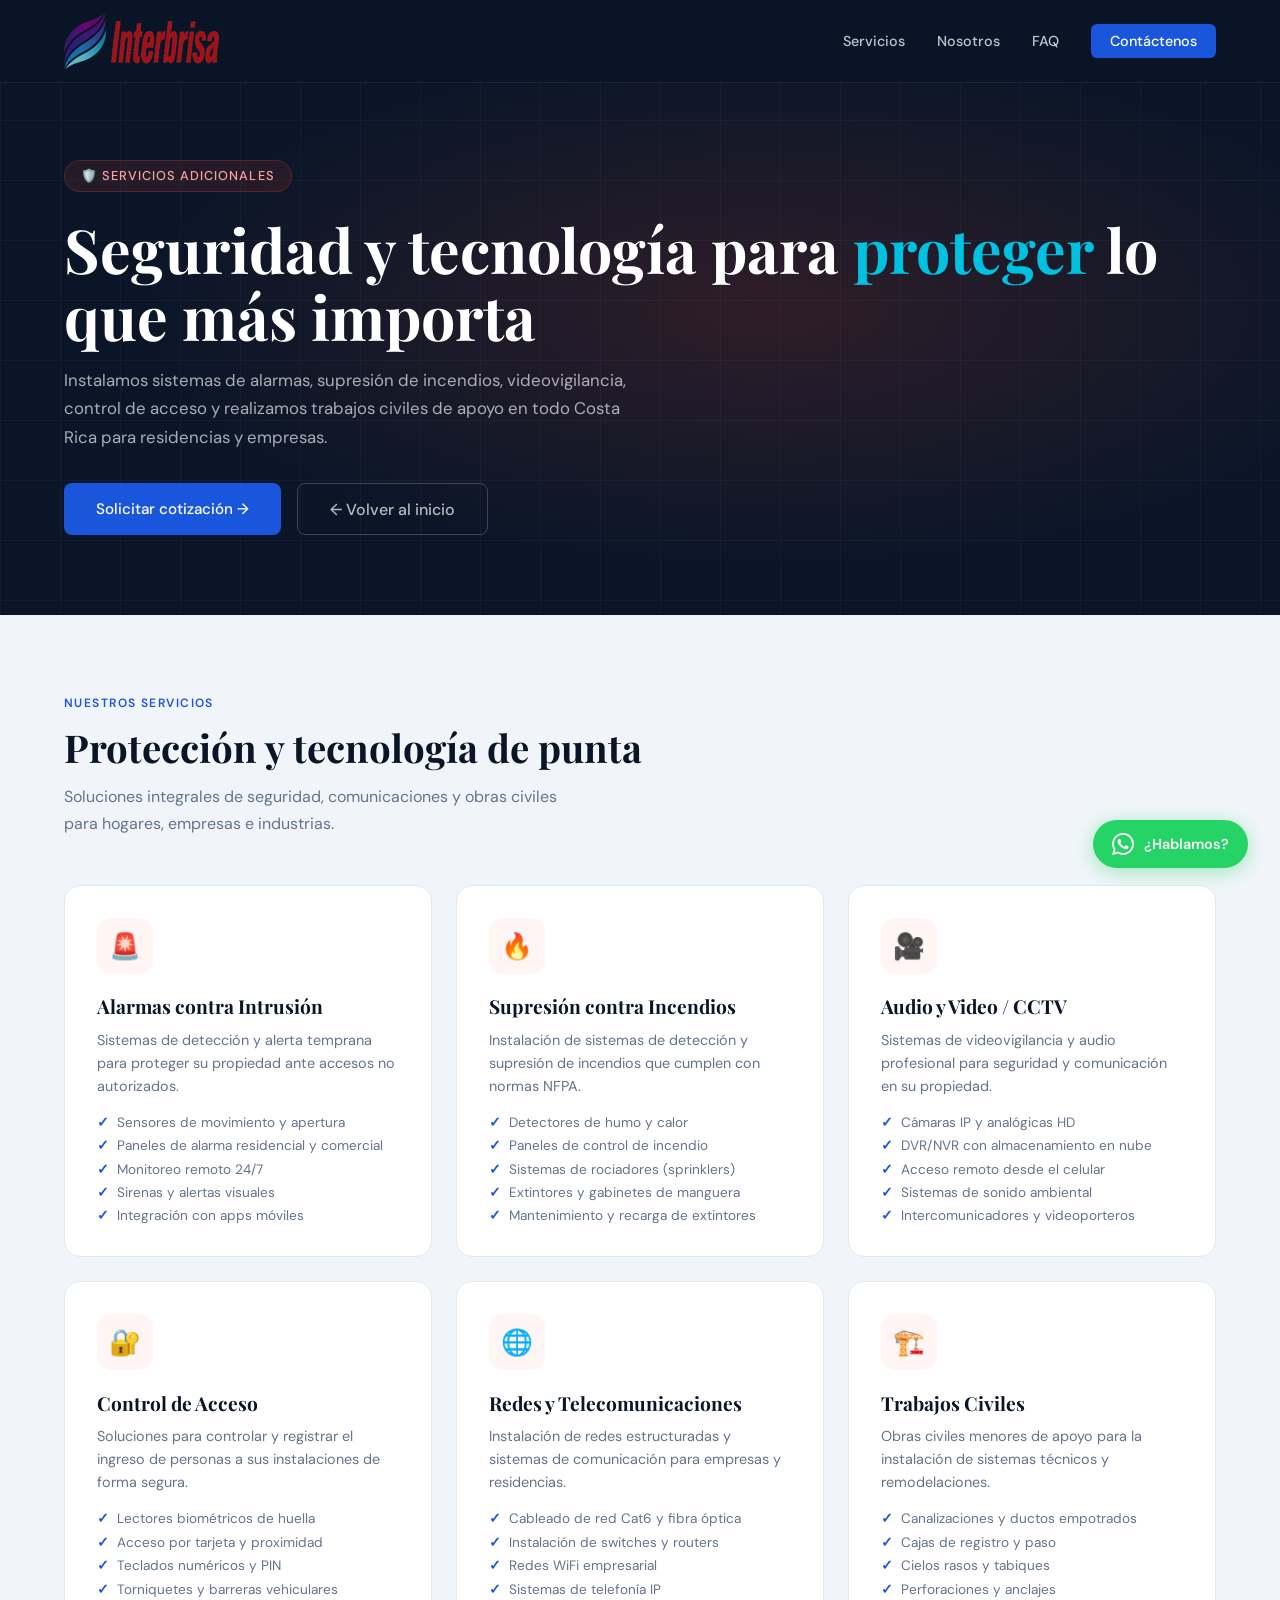
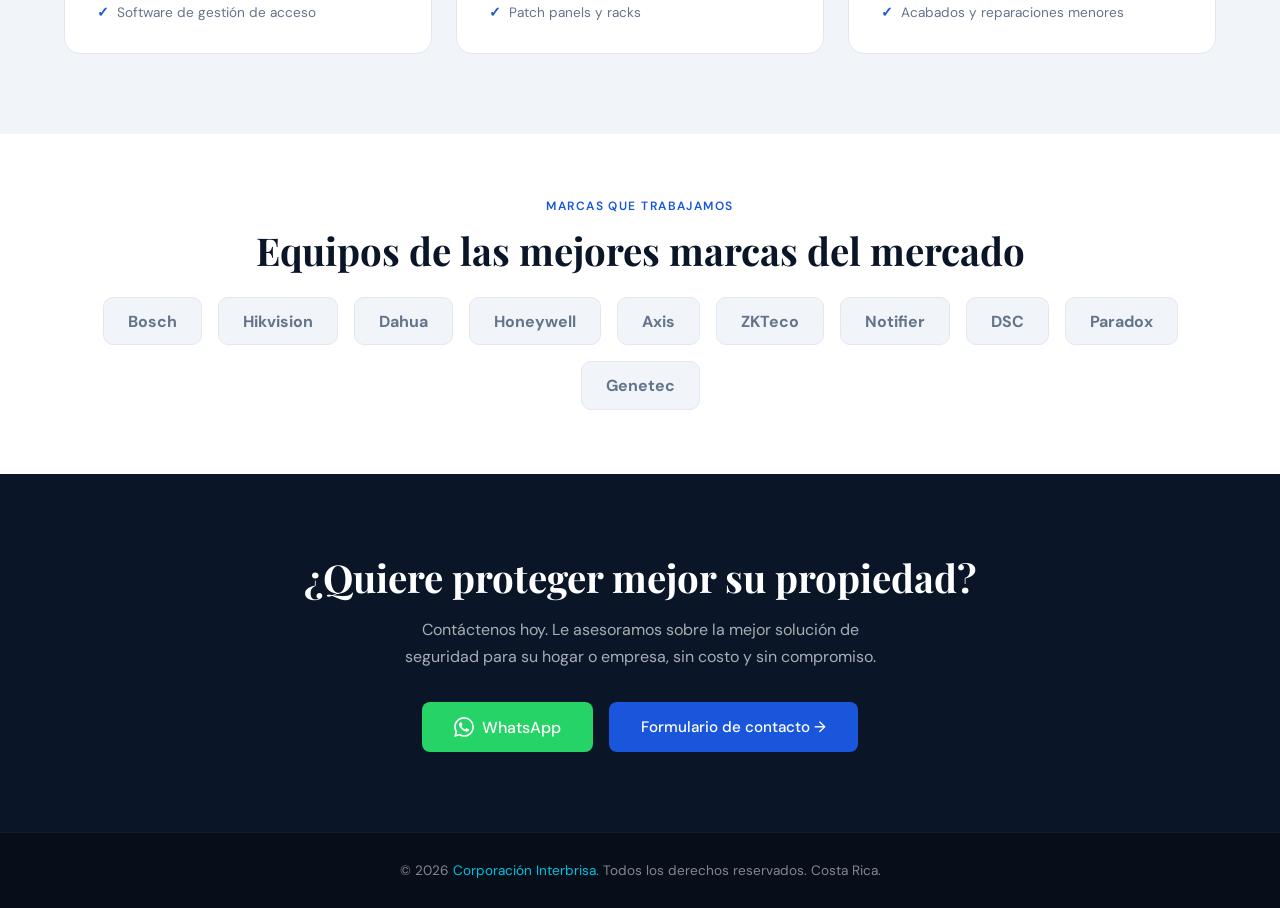
<file: adicionales.html>
<!DOCTYPE html>
<html lang="es">
<head>
  <meta charset="UTF-8"/>
  <meta name="viewport" content="width=device-width, initial-scale=1.0"/>
  <title>Servicios Adicionales – Corporación Interbrisa</title>
  <meta name="description" content="Alarmas, supresión de incendios, audio y video, control de acceso y trabajos civiles en Costa Rica. Corporación Interbrisa."/>
  <link rel="icon" type="image/png" href="[data-uri]"/>
  <link rel="apple-touch-icon" href="[data-uri]"/>
  <link rel="preconnect" href="https://fonts.googleapis.com"/>
  <link rel="preconnect" href="https://fonts.gstatic.com" crossorigin/>
  <link href="https://fonts.googleapis.com/css2?family=Playfair+Display:wght@600;700&family=DM+Sans:wght@300;400;500&display=swap" rel="stylesheet"/>
  <style>
    *,*::before,*::after{box-sizing:border-box;margin:0;padding:0}
    :root{--navy:#0a1628;--blue:#1a56db;--blue-light:#3b82f6;--ice:#e8f4fd;--white:#ffffff;--gray:#64748b;--gray-light:#f1f5f9;--accent:#00c2e0}
    html{scroll-behavior:smooth}
    body{font-family:'DM Sans',sans-serif;background:var(--white);color:var(--navy);overflow-x:hidden}
    nav{position:fixed;top:0;left:0;right:0;z-index:100;display:flex;align-items:center;justify-content:space-between;padding:0.8rem 5%;background:rgba(10,22,40,0.97);backdrop-filter:blur(12px);border-bottom:1px solid rgba(255,255,255,0.07)}
    .nav-logo img{height:48px;width:auto;display:block}
    .nav-links{display:flex;gap:2rem;list-style:none}
    .nav-links a{color:rgba(255,255,255,0.75);text-decoration:none;font-size:0.9rem;font-weight:500;transition:color 0.2s}
    .nav-links a:hover{color:var(--accent)}
    .nav-cta{background:var(--blue);color:var(--white)!important;padding:0.5rem 1.2rem;border-radius:6px}
    .nav-cta:hover{background:var(--blue-light)!important}
    .page-hero{padding:10rem 5% 5rem;background:var(--navy);position:relative;overflow:hidden}
    .page-hero::before{content:'';position:absolute;inset:0;background:radial-gradient(ellipse 70% 60% at 60% 50%,rgba(192,57,43,0.2) 0%,transparent 70%)}
    .page-hero-grid{position:absolute;inset:0;background-image:linear-gradient(rgba(255,255,255,0.03) 1px,transparent 1px),linear-gradient(90deg,rgba(255,255,255,0.03) 1px,transparent 1px);background-size:60px 60px}
    .page-hero-content{position:relative;z-index:2;animation:fadeUp 0.8s ease both}
    .hero-badge{display:inline-flex;align-items:center;gap:0.5rem;background:rgba(192,57,43,0.15);border:1px solid rgba(192,57,43,0.3);color:#fca5a5;padding:0.4rem 1rem;border-radius:50px;font-size:0.8rem;font-weight:500;letter-spacing:0.08em;text-transform:uppercase;margin-bottom:1.5rem}
    h1{font-family:'Playfair Display',serif;font-size:clamp(2.4rem,5vw,3.8rem);color:var(--white);line-height:1.1;margin-bottom:1rem}
    h1 em{color:var(--accent);font-style:normal}
    .hero-desc{color:rgba(255,255,255,0.65);font-size:1.05rem;line-height:1.7;max-width:580px;margin-bottom:2rem}
    .hero-actions{display:flex;gap:1rem;flex-wrap:wrap}
    .btn-primary{background:var(--blue);color:var(--white);padding:0.9rem 2rem;border-radius:8px;text-decoration:none;font-weight:500;font-size:0.95rem;display:inline-flex;align-items:center;gap:0.5rem;transition:background 0.2s,transform 0.2s}
    .btn-primary:hover{background:var(--blue-light);transform:translateY(-2px)}
    .btn-back{background:transparent;color:rgba(255,255,255,0.7);padding:0.9rem 2rem;border-radius:8px;text-decoration:none;font-weight:500;border:1px solid rgba(255,255,255,0.2);display:inline-flex;align-items:center;gap:0.5rem;transition:all 0.2s}
    .btn-back:hover{border-color:var(--accent);color:var(--white)}
    .section-label{font-size:0.75rem;font-weight:600;letter-spacing:0.12em;text-transform:uppercase;color:var(--blue);margin-bottom:0.8rem}
    h2{font-family:'Playfair Display',serif;font-size:clamp(1.8rem,3vw,2.4rem);color:var(--navy);line-height:1.2;margin-bottom:0.8rem}
    .section-sub{color:var(--gray);font-size:1rem;line-height:1.7;max-width:520px;margin-bottom:3rem}
    .services-section{padding:5rem 5%;background:var(--gray-light)}
    .services-grid{display:grid;grid-template-columns:repeat(auto-fit,minmax(280px,1fr));gap:1.5rem}
    .service-card{background:var(--white);border-radius:16px;padding:2rem;border:1px solid #e2e8f0;transition:transform 0.25s,box-shadow 0.25s;position:relative;overflow:hidden}
    .service-card::before{content:'';position:absolute;top:0;left:0;right:0;height:3px;background:linear-gradient(90deg,#c0392b,var(--accent));opacity:0;transition:opacity 0.25s}
    .service-card:hover{transform:translateY(-6px);box-shadow:0 20px 40px rgba(10,22,40,0.1)}
    .service-card:hover::before{opacity:1}
    .service-icon{width:56px;height:56px;background:#fff5f5;border-radius:14px;display:flex;align-items:center;justify-content:center;font-size:1.6rem;margin-bottom:1.2rem}
    .service-card h3{font-family:'Playfair Display',serif;font-size:1.2rem;color:var(--navy);margin-bottom:0.6rem}
    .service-card p{color:var(--gray);font-size:0.9rem;line-height:1.6;margin-bottom:1rem}
    .service-card ul{list-style:none;display:flex;flex-direction:column;gap:0.4rem}
    .service-card ul li{color:var(--gray);font-size:0.85rem;display:flex;align-items:center;gap:0.5rem}
    .service-card ul li::before{content:'✓';color:var(--blue);font-weight:700;flex-shrink:0}
    .brands-section{padding:4rem 5%;background:var(--white);text-align:center}
    .brands-grid{display:flex;flex-wrap:wrap;justify-content:center;gap:1rem;margin-top:1.5rem}
    .brand-item{background:var(--gray-light);border:1px solid #e2e8f0;border-radius:10px;padding:0.8rem 1.5rem;font-weight:700;color:var(--gray);transition:all 0.25s}
    .brand-item:hover{background:var(--navy);color:var(--white);border-color:var(--navy);transform:translateY(-3px)}
    .cta-section{padding:5rem 5%;background:var(--navy);text-align:center}
    .cta-section h2{color:var(--white);margin-bottom:1rem}
    .cta-section p{color:rgba(255,255,255,0.65);max-width:500px;margin:0 auto 2rem;line-height:1.7}
    .cta-actions{display:flex;gap:1rem;justify-content:center;flex-wrap:wrap}
    .btn-wa{background:#25d366;color:var(--white);padding:0.9rem 2rem;border-radius:8px;text-decoration:none;font-weight:500;display:inline-flex;align-items:center;gap:0.5rem;transition:opacity 0.2s,transform 0.2s}
    .btn-wa:hover{opacity:0.9;transform:translateY(-2px)}
    .wa-float{position:fixed;bottom:2rem;right:2rem;z-index:200;display:flex;align-items:center;gap:0.6rem;background:#25d366;color:var(--white);text-decoration:none;padding:0.8rem 1.2rem;border-radius:50px;font-weight:600;font-size:0.9rem;box-shadow:0 4px 20px rgba(37,211,102,0.4);transition:transform 0.2s}
    .wa-float:hover{transform:translateY(-3px)}
    .wa-float svg{width:22px;height:22px;fill:var(--white);flex-shrink:0}
    footer{background:#060e1a;color:rgba(255,255,255,0.5);text-align:center;padding:1.8rem 5%;font-size:0.85rem;border-top:1px solid rgba(255,255,255,0.06)}
    footer span{color:var(--accent)}
    .reveal{opacity:0;transform:translateY(30px);transition:opacity 0.7s ease,transform 0.7s ease}
    .reveal.visible{opacity:1;transform:translateY(0)}
    @keyframes fadeUp{from{opacity:0;transform:translateY(20px)}to{opacity:1;transform:translateY(0)}}
    @media(max-width:600px){.nav-links{display:none}}
  </style>
</head>
<body>

<nav>
  <div class="nav-logo">
    <a href="index.html">
      <img src="[data-uri]" alt="Corporación Interbrisa" style="height:56px;width:auto;display:block"/>
    </a>
  </div>
  <ul class="nav-links">
    <li><a href="index.html#servicios">Servicios</a></li>
    <li><a href="index.html#nosotros">Nosotros</a></li>
    <li><a href="index.html#faq">FAQ</a></li>
    <li><a href="index.html#contacto" class="nav-cta">Contáctenos</a></li>
  </ul>
</nav>

<div class="page-hero">
  <div class="page-hero-grid"></div>
  <div class="page-hero-content">
    <div class="hero-badge">🛡️ Servicios Adicionales</div>
    <h1>Seguridad y tecnología para <em>proteger</em> lo que más importa</h1>
    <p class="hero-desc">Instalamos sistemas de alarmas, supresión de incendios, videovigilancia, control de acceso y realizamos trabajos civiles de apoyo en todo Costa Rica para residencias y empresas.</p>
    <div class="hero-actions">
      <a href="index.html#contacto" class="btn-primary">Solicitar cotización →</a>
      <a href="index.html" class="btn-back">← Volver al inicio</a>
    </div>
  </div>
</div>

<section class="services-section">
  <div class="reveal">
    <div class="section-label">Nuestros Servicios</div>
    <h2>Protección y tecnología de punta</h2>
    <p class="section-sub">Soluciones integrales de seguridad, comunicaciones y obras civiles para hogares, empresas e industrias.</p>
  </div>
  <div class="services-grid reveal">
    <div class="service-card">
      <div class="service-icon">🚨</div>
      <h3>Alarmas contra Intrusión</h3>
      <p>Sistemas de detección y alerta temprana para proteger su propiedad ante accesos no autorizados.</p>
      <ul>
        <li>Sensores de movimiento y apertura</li>
        <li>Paneles de alarma residencial y comercial</li>
        <li>Monitoreo remoto 24/7</li>
        <li>Sirenas y alertas visuales</li>
        <li>Integración con apps móviles</li>
      </ul>
    </div>
    <div class="service-card">
      <div class="service-icon">🔥</div>
      <h3>Supresión contra Incendios</h3>
      <p>Instalación de sistemas de detección y supresión de incendios que cumplen con normas NFPA.</p>
      <ul>
        <li>Detectores de humo y calor</li>
        <li>Paneles de control de incendio</li>
        <li>Sistemas de rociadores (sprinklers)</li>
        <li>Extintores y gabinetes de manguera</li>
        <li>Mantenimiento y recarga de extintores</li>
      </ul>
    </div>
    <div class="service-card">
      <div class="service-icon">🎥</div>
      <h3>Audio y Video / CCTV</h3>
      <p>Sistemas de videovigilancia y audio profesional para seguridad y comunicación en su propiedad.</p>
      <ul>
        <li>Cámaras IP y analógicas HD</li>
        <li>DVR/NVR con almacenamiento en nube</li>
        <li>Acceso remoto desde el celular</li>
        <li>Sistemas de sonido ambiental</li>
        <li>Intercomunicadores y videoporteros</li>
      </ul>
    </div>
    <div class="service-card">
      <div class="service-icon">🔐</div>
      <h3>Control de Acceso</h3>
      <p>Soluciones para controlar y registrar el ingreso de personas a sus instalaciones de forma segura.</p>
      <ul>
        <li>Lectores biométricos de huella</li>
        <li>Acceso por tarjeta y proximidad</li>
        <li>Teclados numéricos y PIN</li>
        <li>Torniquetes y barreras vehiculares</li>
        <li>Software de gestión de acceso</li>
      </ul>
    </div>
    <div class="service-card">
      <div class="service-icon">🌐</div>
      <h3>Redes y Telecomunicaciones</h3>
      <p>Instalación de redes estructuradas y sistemas de comunicación para empresas y residencias.</p>
      <ul>
        <li>Cableado de red Cat6 y fibra óptica</li>
        <li>Instalación de switches y routers</li>
        <li>Redes WiFi empresarial</li>
        <li>Sistemas de telefonía IP</li>
        <li>Patch panels y racks</li>
      </ul>
    </div>
    <div class="service-card">
      <div class="service-icon">🏗️</div>
      <h3>Trabajos Civiles</h3>
      <p>Obras civiles menores de apoyo para la instalación de sistemas técnicos y remodelaciones.</p>
      <ul>
        <li>Canalizaciones y ductos empotrados</li>
        <li>Cajas de registro y paso</li>
        <li>Cielos rasos y tabiques</li>
        <li>Perforaciones y anclajes</li>
        <li>Acabados y reparaciones menores</li>
      </ul>
    </div>
  </div>
</section>

<section class="brands-section reveal">
  <div class="section-label">Marcas que trabajamos</div>
  <h2>Equipos de las mejores marcas del mercado</h2>
  <div class="brands-grid">
    <div class="brand-item">Bosch</div>
    <div class="brand-item">Hikvision</div>
    <div class="brand-item">Dahua</div>
    <div class="brand-item">Honeywell</div>
    <div class="brand-item">Axis</div>
    <div class="brand-item">ZKTeco</div>
    <div class="brand-item">Notifier</div>
    <div class="brand-item">DSC</div>
    <div class="brand-item">Paradox</div>
    <div class="brand-item">Genetec</div>
  </div>
</section>

<section class="cta-section">
  <h2>¿Quiere proteger mejor su propiedad?</h2>
  <p>Contáctenos hoy. Le asesoramos sobre la mejor solución de seguridad para su hogar o empresa, sin costo y sin compromiso.</p>
  <div class="cta-actions">
    <a href="https://wa.me/50671775358" target="_blank" class="btn-wa">
      <svg viewBox="0 0 24 24" style="width:20px;height:20px;fill:white"><path d="M17.472 14.382c-.297-.149-1.758-.867-2.03-.967-.273-.099-.471-.148-.67.15-.197.297-.767.966-.94 1.164-.173.199-.347.223-.644.075-.297-.15-1.255-.463-2.39-1.475-.883-.788-1.48-1.761-1.653-2.059-.173-.297-.018-.458.13-.606.134-.133.298-.347.446-.52.149-.174.198-.298.298-.497.099-.198.05-.371-.025-.52-.075-.149-.669-1.612-.916-2.207-.242-.579-.487-.5-.669-.51-.173-.008-.371-.01-.57-.01-.198 0-.52.074-.792.372-.272.297-1.04 1.016-1.04 2.479 0 1.462 1.065 2.875 1.213 3.074.149.198 2.096 3.2 5.077 4.487.709.306 1.262.489 1.694.625.712.227 1.36.195 1.871.118.571-.085 1.758-.719 2.006-1.413.248-.694.248-1.289.173-1.413-.074-.124-.272-.198-.57-.347m-5.421 7.403h-.004a9.87 9.87 0 01-5.031-1.378l-.361-.214-3.741.982.998-3.648-.235-.374a9.86 9.86 0 01-1.51-5.26c.001-5.45 4.436-9.884 9.888-9.884 2.64 0 5.122 1.03 6.988 2.898a9.825 9.825 0 012.893 6.994c-.003 5.45-4.437 9.884-9.885 9.884m8.413-18.297A11.815 11.815 0 0012.05 0C5.495 0 .16 5.335.157 11.892c0 2.096.547 4.142 1.588 5.945L.057 24l6.305-1.654a11.882 11.882 0 005.683 1.448h.005c6.554 0 11.89-5.335 11.893-11.893a11.821 11.821 0 00-3.48-8.413Z"/></svg>
      WhatsApp
    </a>
    <a href="index.html#contacto" class="btn-primary">Formulario de contacto →</a>
  </div>
</section>

<footer>© 2026 <span>Corporación Interbrisa</span>. Todos los derechos reservados. Costa Rica.</footer>

<a class="wa-float" href="https://wa.me/50671775358" target="_blank">
  <svg viewBox="0 0 24 24"><path d="M17.472 14.382c-.297-.149-1.758-.867-2.03-.967-.273-.099-.471-.148-.67.15-.197.297-.767.966-.94 1.164-.173.199-.347.223-.644.075-.297-.15-1.255-.463-2.39-1.475-.883-.788-1.48-1.761-1.653-2.059-.173-.297-.018-.458.13-.606.134-.133.298-.347.446-.52.149-.174.198-.298.298-.497.099-.198.05-.371-.025-.52-.075-.149-.669-1.612-.916-2.207-.242-.579-.487-.5-.669-.51-.173-.008-.371-.01-.57-.01-.198 0-.52.074-.792.372-.272.297-1.04 1.016-1.04 2.479 0 1.462 1.065 2.875 1.213 3.074.149.198 2.096 3.2 5.077 4.487.709.306 1.262.489 1.694.625.712.227 1.36.195 1.871.118.571-.085 1.758-.719 2.006-1.413.248-.694.248-1.289.173-1.413-.074-.124-.272-.198-.57-.347m-5.421 7.403h-.004a9.87 9.87 0 01-5.031-1.378l-.361-.214-3.741.982.998-3.648-.235-.374a9.86 9.86 0 01-1.51-5.26c.001-5.45 4.436-9.884 9.888-9.884 2.64 0 5.122 1.03 6.988 2.898a9.825 9.825 0 012.893 6.994c-.003 5.45-4.437 9.884-9.885 9.884m8.413-18.297A11.815 11.815 0 0012.05 0C5.495 0 .16 5.335.157 11.892c0 2.096.547 4.142 1.588 5.945L.057 24l6.305-1.654a11.882 11.882 0 005.683 1.448h.005c6.554 0 11.89-5.335 11.893-11.893a11.821 11.821 0 00-3.48-8.413Z"/></svg>
  ¿Hablamos?
</a>

<script>
  const observer=new IntersectionObserver(e=>{e.forEach(e=>{if(e.isIntersecting)e.target.classList.add('visible')})},{threshold:0.1});
  document.querySelectorAll('.reveal').forEach(el=>observer.observe(el));
</script>
</body>
</html>
</file>
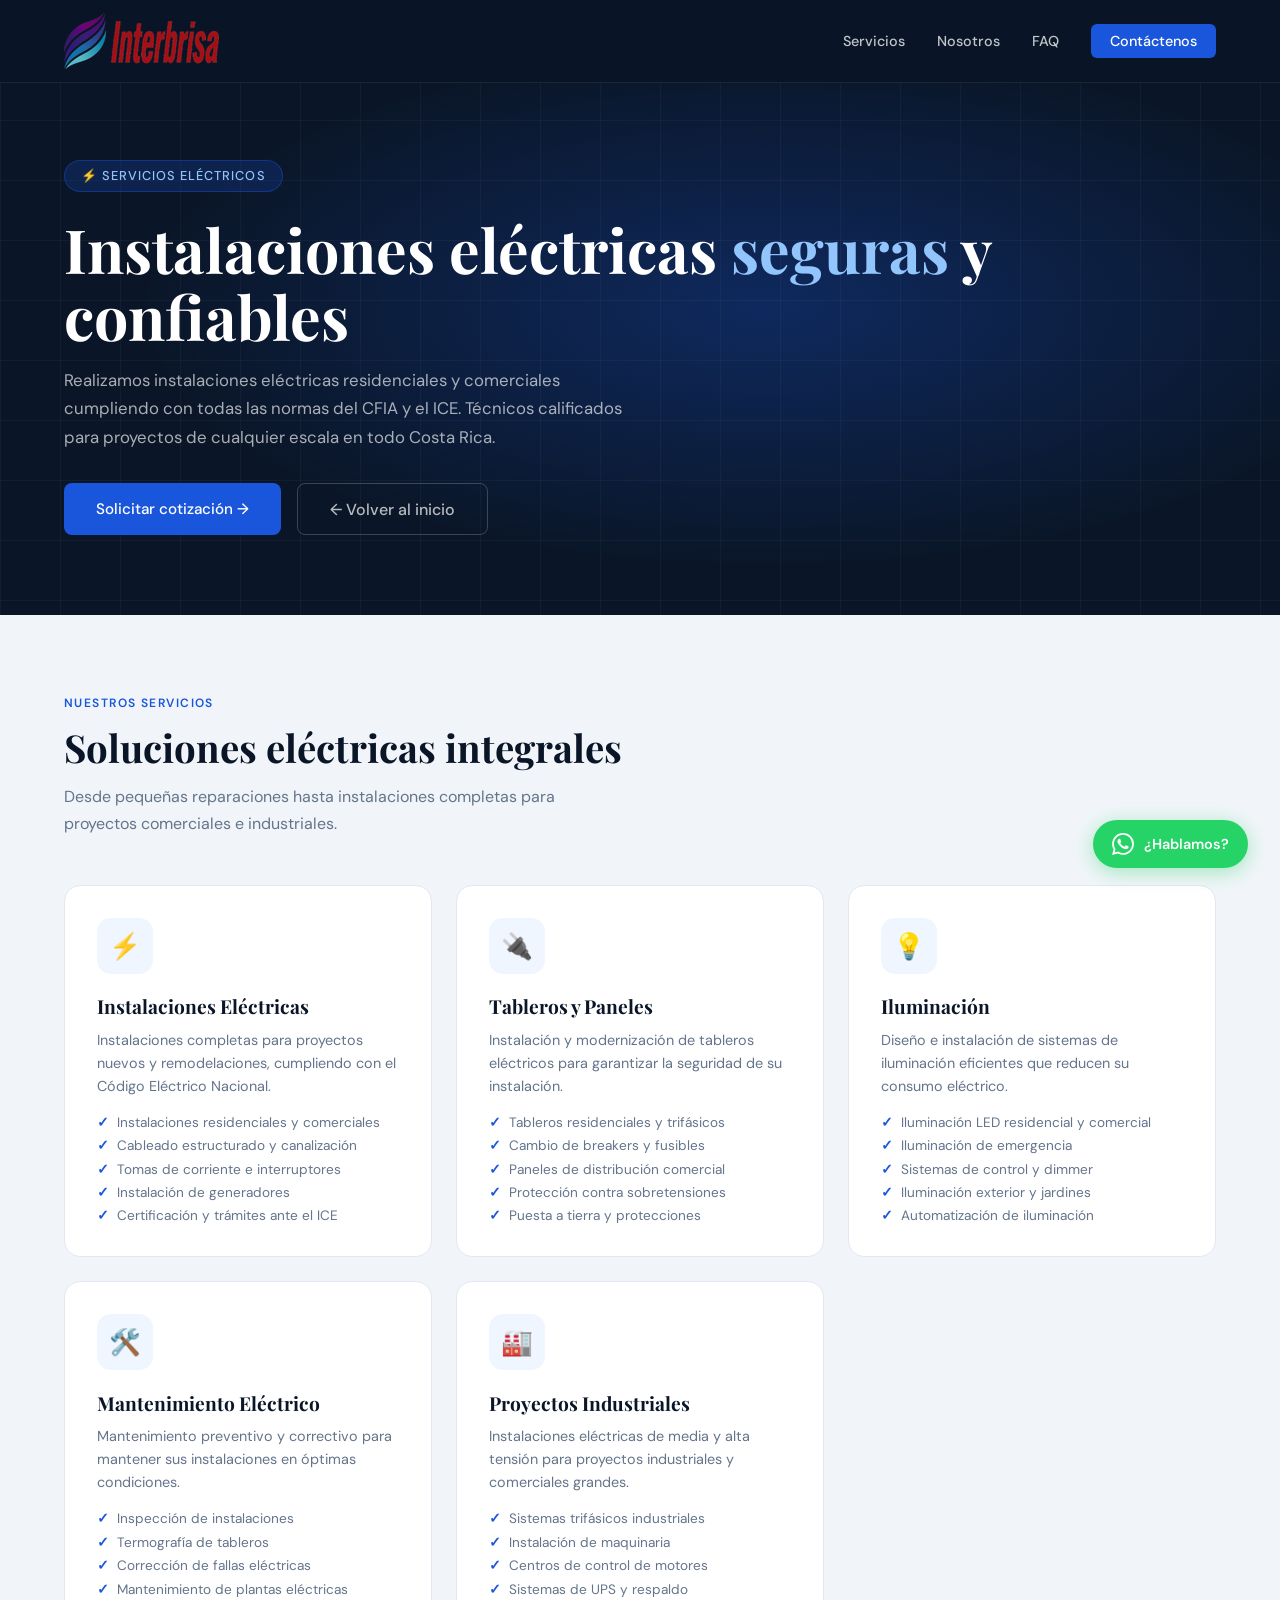
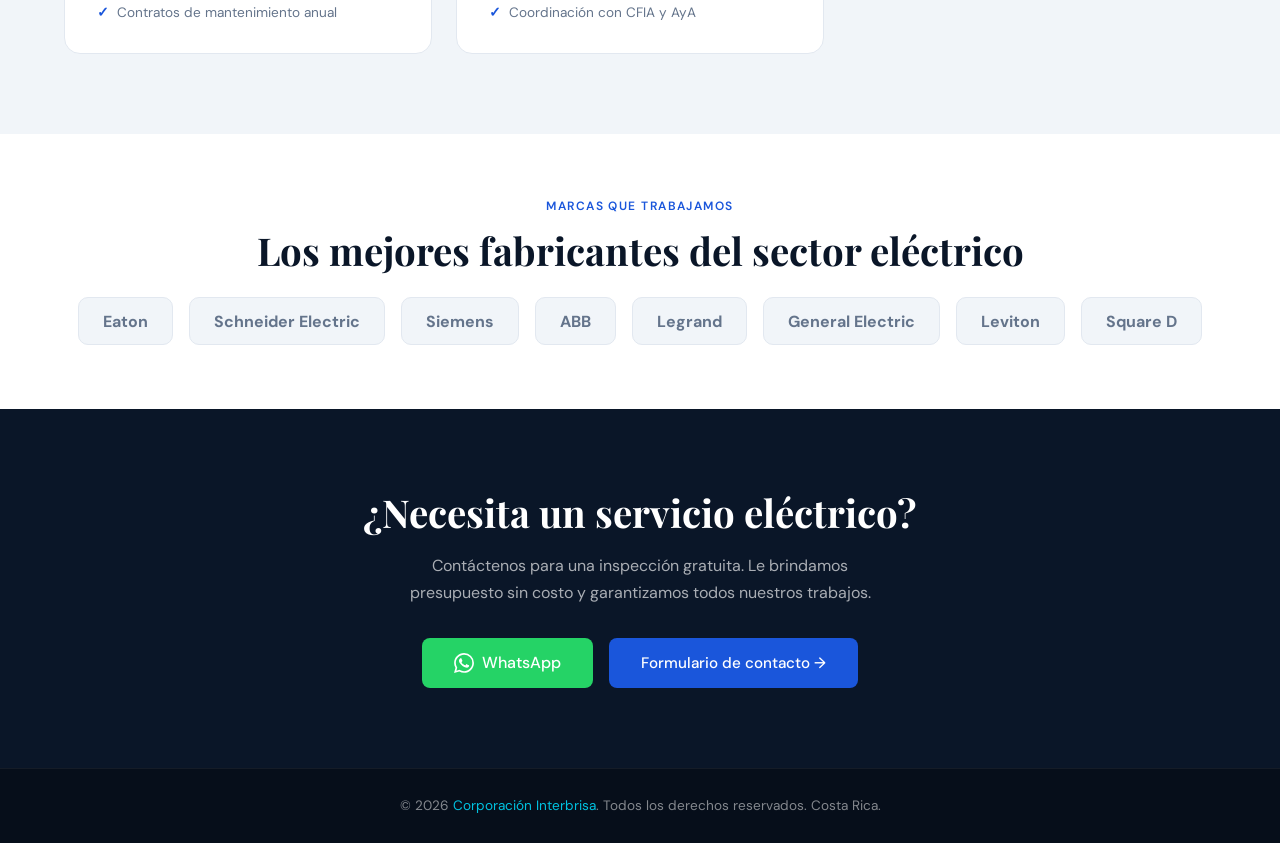
<file: electrica.html>
<!DOCTYPE html>
<html lang="es">
<head>
  <meta charset="UTF-8"/>
  <meta name="viewport" content="width=device-width, initial-scale=1.0"/>
  <title>Servicios Eléctricos – Corporación Interbrisa</title>
  <meta name="description" content="Instalaciones eléctricas residenciales y comerciales, tableros, iluminación y mantenimiento eléctrico en todo Costa Rica. Corporación Interbrisa."/>
  <link rel="icon" type="image/png" href="[data-uri]"/>
  <link rel="apple-touch-icon" href="[data-uri]"/>
  <link rel="preconnect" href="https://fonts.googleapis.com"/>
  <link rel="preconnect" href="https://fonts.gstatic.com" crossorigin/>
  <link href="https://fonts.googleapis.com/css2?family=Playfair+Display:wght@600;700&family=DM+Sans:wght@300;400;500&display=swap" rel="stylesheet"/>
  <style>
    *,*::before,*::after{box-sizing:border-box;margin:0;padding:0}
    :root{--navy:#0a1628;--blue:#1a56db;--blue-light:#3b82f6;--ice:#e8f4fd;--white:#ffffff;--gray:#64748b;--gray-light:#f1f5f9;--accent:#00c2e0}
    html{scroll-behavior:smooth}
    body{font-family:'DM Sans',sans-serif;background:var(--white);color:var(--navy);overflow-x:hidden}
    nav{position:fixed;top:0;left:0;right:0;z-index:100;display:flex;align-items:center;justify-content:space-between;padding:0.8rem 5%;background:rgba(10,22,40,0.97);backdrop-filter:blur(12px);border-bottom:1px solid rgba(255,255,255,0.07)}
    .nav-logo img{height:48px;width:auto;display:block}
    .nav-links{display:flex;gap:2rem;list-style:none}
    .nav-links a{color:rgba(255,255,255,0.75);text-decoration:none;font-size:0.9rem;font-weight:500;transition:color 0.2s}
    .nav-links a:hover{color:var(--accent)}
    .nav-cta{background:var(--blue);color:var(--white)!important;padding:0.5rem 1.2rem;border-radius:6px}
    .nav-cta:hover{background:var(--blue-light)!important}
    .page-hero{padding:10rem 5% 5rem;background:var(--navy);position:relative;overflow:hidden}
    .page-hero::before{content:'';position:absolute;inset:0;background:radial-gradient(ellipse 70% 60% at 60% 50%,rgba(26,86,219,0.3) 0%,transparent 70%)}
    .page-hero-grid{position:absolute;inset:0;background-image:linear-gradient(rgba(255,255,255,0.03) 1px,transparent 1px),linear-gradient(90deg,rgba(255,255,255,0.03) 1px,transparent 1px);background-size:60px 60px}
    .page-hero-content{position:relative;z-index:2;animation:fadeUp 0.8s ease both}
    .hero-badge{display:inline-flex;align-items:center;gap:0.5rem;background:rgba(26,86,219,0.2);border:1px solid rgba(26,86,219,0.4);color:#93c5fd;padding:0.4rem 1rem;border-radius:50px;font-size:0.8rem;font-weight:500;letter-spacing:0.08em;text-transform:uppercase;margin-bottom:1.5rem}
    h1{font-family:'Playfair Display',serif;font-size:clamp(2.4rem,5vw,3.8rem);color:var(--white);line-height:1.1;margin-bottom:1rem}
    h1 em{color:#93c5fd;font-style:normal}
    .hero-desc{color:rgba(255,255,255,0.65);font-size:1.05rem;line-height:1.7;max-width:580px;margin-bottom:2rem}
    .hero-actions{display:flex;gap:1rem;flex-wrap:wrap}
    .btn-primary{background:var(--blue);color:var(--white);padding:0.9rem 2rem;border-radius:8px;text-decoration:none;font-weight:500;font-size:0.95rem;display:inline-flex;align-items:center;gap:0.5rem;transition:background 0.2s,transform 0.2s}
    .btn-primary:hover{background:var(--blue-light);transform:translateY(-2px)}
    .btn-back{background:transparent;color:rgba(255,255,255,0.7);padding:0.9rem 2rem;border-radius:8px;text-decoration:none;font-weight:500;border:1px solid rgba(255,255,255,0.2);display:inline-flex;align-items:center;gap:0.5rem;transition:all 0.2s}
    .btn-back:hover{border-color:var(--accent);color:var(--white)}
    .section-label{font-size:0.75rem;font-weight:600;letter-spacing:0.12em;text-transform:uppercase;color:var(--blue);margin-bottom:0.8rem}
    h2{font-family:'Playfair Display',serif;font-size:clamp(1.8rem,3vw,2.4rem);color:var(--navy);line-height:1.2;margin-bottom:0.8rem}
    .section-sub{color:var(--gray);font-size:1rem;line-height:1.7;max-width:520px;margin-bottom:3rem}
    .services-section{padding:5rem 5%;background:var(--gray-light)}
    .services-grid{display:grid;grid-template-columns:repeat(auto-fit,minmax(280px,1fr));gap:1.5rem}
    .service-card{background:var(--white);border-radius:16px;padding:2rem;border:1px solid #e2e8f0;transition:transform 0.25s,box-shadow 0.25s;position:relative;overflow:hidden}
    .service-card::before{content:'';position:absolute;top:0;left:0;right:0;height:3px;background:linear-gradient(90deg,var(--blue),#93c5fd);opacity:0;transition:opacity 0.25s}
    .service-card:hover{transform:translateY(-6px);box-shadow:0 20px 40px rgba(10,22,40,0.1)}
    .service-card:hover::before{opacity:1}
    .service-icon{width:56px;height:56px;background:#eff6ff;border-radius:14px;display:flex;align-items:center;justify-content:center;font-size:1.6rem;margin-bottom:1.2rem}
    .service-card h3{font-family:'Playfair Display',serif;font-size:1.2rem;color:var(--navy);margin-bottom:0.6rem}
    .service-card p{color:var(--gray);font-size:0.9rem;line-height:1.6;margin-bottom:1rem}
    .service-card ul{list-style:none;display:flex;flex-direction:column;gap:0.4rem}
    .service-card ul li{color:var(--gray);font-size:0.85rem;display:flex;align-items:center;gap:0.5rem}
    .service-card ul li::before{content:'✓';color:var(--blue);font-weight:700;flex-shrink:0}
    .brands-section{padding:4rem 5%;background:var(--white);text-align:center}
    .brands-grid{display:flex;flex-wrap:wrap;justify-content:center;gap:1rem;margin-top:1.5rem}
    .brand-item{background:var(--gray-light);border:1px solid #e2e8f0;border-radius:10px;padding:0.8rem 1.5rem;font-weight:700;color:var(--gray);transition:all 0.25s}
    .brand-item:hover{background:var(--navy);color:var(--white);border-color:var(--navy);transform:translateY(-3px)}
    .cta-section{padding:5rem 5%;background:var(--navy);text-align:center}
    .cta-section h2{color:var(--white);margin-bottom:1rem}
    .cta-section p{color:rgba(255,255,255,0.65);max-width:500px;margin:0 auto 2rem;line-height:1.7}
    .cta-actions{display:flex;gap:1rem;justify-content:center;flex-wrap:wrap}
    .btn-wa{background:#25d366;color:var(--white);padding:0.9rem 2rem;border-radius:8px;text-decoration:none;font-weight:500;display:inline-flex;align-items:center;gap:0.5rem;transition:opacity 0.2s,transform 0.2s}
    .btn-wa:hover{opacity:0.9;transform:translateY(-2px)}
    .wa-float{position:fixed;bottom:2rem;right:2rem;z-index:200;display:flex;align-items:center;gap:0.6rem;background:#25d366;color:var(--white);text-decoration:none;padding:0.8rem 1.2rem;border-radius:50px;font-weight:600;font-size:0.9rem;box-shadow:0 4px 20px rgba(37,211,102,0.4);transition:transform 0.2s}
    .wa-float:hover{transform:translateY(-3px)}
    .wa-float svg{width:22px;height:22px;fill:var(--white);flex-shrink:0}
    footer{background:#060e1a;color:rgba(255,255,255,0.5);text-align:center;padding:1.8rem 5%;font-size:0.85rem;border-top:1px solid rgba(255,255,255,0.06)}
    footer span{color:var(--accent)}
    .reveal{opacity:0;transform:translateY(30px);transition:opacity 0.7s ease,transform 0.7s ease}
    .reveal.visible{opacity:1;transform:translateY(0)}
    @keyframes fadeUp{from{opacity:0;transform:translateY(20px)}to{opacity:1;transform:translateY(0)}}
    @media(max-width:600px){.nav-links{display:none}}
  </style>
</head>
<body>

<nav>
  <div class="nav-logo">
    <a href="index.html">
      <img src="[data-uri]" alt="Corporación Interbrisa" style="height:56px;width:auto;display:block"/>
    </a>
  </div>
  <ul class="nav-links">
    <li><a href="index.html#servicios">Servicios</a></li>
    <li><a href="index.html#nosotros">Nosotros</a></li>
    <li><a href="index.html#faq">FAQ</a></li>
    <li><a href="index.html#contacto" class="nav-cta">Contáctenos</a></li>
  </ul>
</nav>

<div class="page-hero">
  <div class="page-hero-grid"></div>
  <div class="page-hero-content">
    <div class="hero-badge">⚡ Servicios Eléctricos</div>
    <h1>Instalaciones eléctricas <em>seguras</em> y confiables</h1>
    <p class="hero-desc">Realizamos instalaciones eléctricas residenciales y comerciales cumpliendo con todas las normas del CFIA y el ICE. Técnicos calificados para proyectos de cualquier escala en todo Costa Rica.</p>
    <div class="hero-actions">
      <a href="index.html#contacto" class="btn-primary">Solicitar cotización →</a>
      <a href="index.html" class="btn-back">← Volver al inicio</a>
    </div>
  </div>
</div>

<section class="services-section">
  <div class="reveal">
    <div class="section-label">Nuestros Servicios</div>
    <h2>Soluciones eléctricas integrales</h2>
    <p class="section-sub">Desde pequeñas reparaciones hasta instalaciones completas para proyectos comerciales e industriales.</p>
  </div>
  <div class="services-grid reveal">
    <div class="service-card">
      <div class="service-icon">⚡</div>
      <h3>Instalaciones Eléctricas</h3>
      <p>Instalaciones completas para proyectos nuevos y remodelaciones, cumpliendo con el Código Eléctrico Nacional.</p>
      <ul>
        <li>Instalaciones residenciales y comerciales</li>
        <li>Cableado estructurado y canalización</li>
        <li>Tomas de corriente e interruptores</li>
        <li>Instalación de generadores</li>
        <li>Certificación y trámites ante el ICE</li>
      </ul>
    </div>
    <div class="service-card">
      <div class="service-icon">🔌</div>
      <h3>Tableros y Paneles</h3>
      <p>Instalación y modernización de tableros eléctricos para garantizar la seguridad de su instalación.</p>
      <ul>
        <li>Tableros residenciales y trifásicos</li>
        <li>Cambio de breakers y fusibles</li>
        <li>Paneles de distribución comercial</li>
        <li>Protección contra sobretensiones</li>
        <li>Puesta a tierra y protecciones</li>
      </ul>
    </div>
    <div class="service-card">
      <div class="service-icon">💡</div>
      <h3>Iluminación</h3>
      <p>Diseño e instalación de sistemas de iluminación eficientes que reducen su consumo eléctrico.</p>
      <ul>
        <li>Iluminación LED residencial y comercial</li>
        <li>Iluminación de emergencia</li>
        <li>Sistemas de control y dimmer</li>
        <li>Iluminación exterior y jardines</li>
        <li>Automatización de iluminación</li>
      </ul>
    </div>
    <div class="service-card">
      <div class="service-icon">🛠️</div>
      <h3>Mantenimiento Eléctrico</h3>
      <p>Mantenimiento preventivo y correctivo para mantener sus instalaciones en óptimas condiciones.</p>
      <ul>
        <li>Inspección de instalaciones</li>
        <li>Termografía de tableros</li>
        <li>Corrección de fallas eléctricas</li>
        <li>Mantenimiento de plantas eléctricas</li>
        <li>Contratos de mantenimiento anual</li>
      </ul>
    </div>
    <div class="service-card">
      <div class="service-icon">🏭</div>
      <h3>Proyectos Industriales</h3>
      <p>Instalaciones eléctricas de media y alta tensión para proyectos industriales y comerciales grandes.</p>
      <ul>
        <li>Sistemas trifásicos industriales</li>
        <li>Instalación de maquinaria</li>
        <li>Centros de control de motores</li>
        <li>Sistemas de UPS y respaldo</li>
        <li>Coordinación con CFIA y AyA</li>
      </ul>
    </div>

  </div>
</section>

<section class="brands-section reveal">
  <div class="section-label">Marcas que trabajamos</div>
  <h2>Los mejores fabricantes del sector eléctrico</h2>
  <div class="brands-grid">
    <div class="brand-item">Eaton</div>
    <div class="brand-item">Schneider Electric</div>
    <div class="brand-item">Siemens</div>
    <div class="brand-item">ABB</div>
    <div class="brand-item">Legrand</div>
    <div class="brand-item">General Electric</div>
    <div class="brand-item">Leviton</div>
    <div class="brand-item">Square D</div>
  </div>
</section>

<section class="cta-section">
  <h2>¿Necesita un servicio eléctrico?</h2>
  <p>Contáctenos para una inspección gratuita. Le brindamos presupuesto sin costo y garantizamos todos nuestros trabajos.</p>
  <div class="cta-actions">
    <a href="https://wa.me/50671775358" target="_blank" class="btn-wa">
      <svg viewBox="0 0 24 24" style="width:20px;height:20px;fill:white"><path d="M17.472 14.382c-.297-.149-1.758-.867-2.03-.967-.273-.099-.471-.148-.67.15-.197.297-.767.966-.94 1.164-.173.199-.347.223-.644.075-.297-.15-1.255-.463-2.39-1.475-.883-.788-1.48-1.761-1.653-2.059-.173-.297-.018-.458.13-.606.134-.133.298-.347.446-.52.149-.174.198-.298.298-.497.099-.198.05-.371-.025-.52-.075-.149-.669-1.612-.916-2.207-.242-.579-.487-.5-.669-.51-.173-.008-.371-.01-.57-.01-.198 0-.52.074-.792.372-.272.297-1.04 1.016-1.04 2.479 0 1.462 1.065 2.875 1.213 3.074.149.198 2.096 3.2 5.077 4.487.709.306 1.262.489 1.694.625.712.227 1.36.195 1.871.118.571-.085 1.758-.719 2.006-1.413.248-.694.248-1.289.173-1.413-.074-.124-.272-.198-.57-.347m-5.421 7.403h-.004a9.87 9.87 0 01-5.031-1.378l-.361-.214-3.741.982.998-3.648-.235-.374a9.86 9.86 0 01-1.51-5.26c.001-5.45 4.436-9.884 9.888-9.884 2.64 0 5.122 1.03 6.988 2.898a9.825 9.825 0 012.893 6.994c-.003 5.45-4.437 9.884-9.885 9.884m8.413-18.297A11.815 11.815 0 0012.05 0C5.495 0 .16 5.335.157 11.892c0 2.096.547 4.142 1.588 5.945L.057 24l6.305-1.654a11.882 11.882 0 005.683 1.448h.005c6.554 0 11.89-5.335 11.893-11.893a11.821 11.821 0 00-3.48-8.413Z"/></svg>
      WhatsApp
    </a>
    <a href="index.html#contacto" class="btn-primary">Formulario de contacto →</a>
  </div>
</section>

<footer>© 2026 <span>Corporación Interbrisa</span>. Todos los derechos reservados. Costa Rica.</footer>

<a class="wa-float" href="https://wa.me/50671775358" target="_blank">
  <svg viewBox="0 0 24 24"><path d="M17.472 14.382c-.297-.149-1.758-.867-2.03-.967-.273-.099-.471-.148-.67.15-.197.297-.767.966-.94 1.164-.173.199-.347.223-.644.075-.297-.15-1.255-.463-2.39-1.475-.883-.788-1.48-1.761-1.653-2.059-.173-.297-.018-.458.13-.606.134-.133.298-.347.446-.52.149-.174.198-.298.298-.497.099-.198.05-.371-.025-.52-.075-.149-.669-1.612-.916-2.207-.242-.579-.487-.5-.669-.51-.173-.008-.371-.01-.57-.01-.198 0-.52.074-.792.372-.272.297-1.04 1.016-1.04 2.479 0 1.462 1.065 2.875 1.213 3.074.149.198 2.096 3.2 5.077 4.487.709.306 1.262.489 1.694.625.712.227 1.36.195 1.871.118.571-.085 1.758-.719 2.006-1.413.248-.694.248-1.289.173-1.413-.074-.124-.272-.198-.57-.347m-5.421 7.403h-.004a9.87 9.87 0 01-5.031-1.378l-.361-.214-3.741.982.998-3.648-.235-.374a9.86 9.86 0 01-1.51-5.26c.001-5.45 4.436-9.884 9.888-9.884 2.64 0 5.122 1.03 6.988 2.898a9.825 9.825 0 012.893 6.994c-.003 5.45-4.437 9.884-9.885 9.884m8.413-18.297A11.815 11.815 0 0012.05 0C5.495 0 .16 5.335.157 11.892c0 2.096.547 4.142 1.588 5.945L.057 24l6.305-1.654a11.882 11.882 0 005.683 1.448h.005c6.554 0 11.89-5.335 11.893-11.893a11.821 11.821 0 00-3.48-8.413Z"/></svg>
  ¿Hablamos?
</a>

<script>
  const observer=new IntersectionObserver(e=>{e.forEach(e=>{if(e.isIntersecting)e.target.classList.add('visible')})},{threshold:0.1});
  document.querySelectorAll('.reveal').forEach(el=>observer.observe(el));
</script>
</body>
</html>
</file>
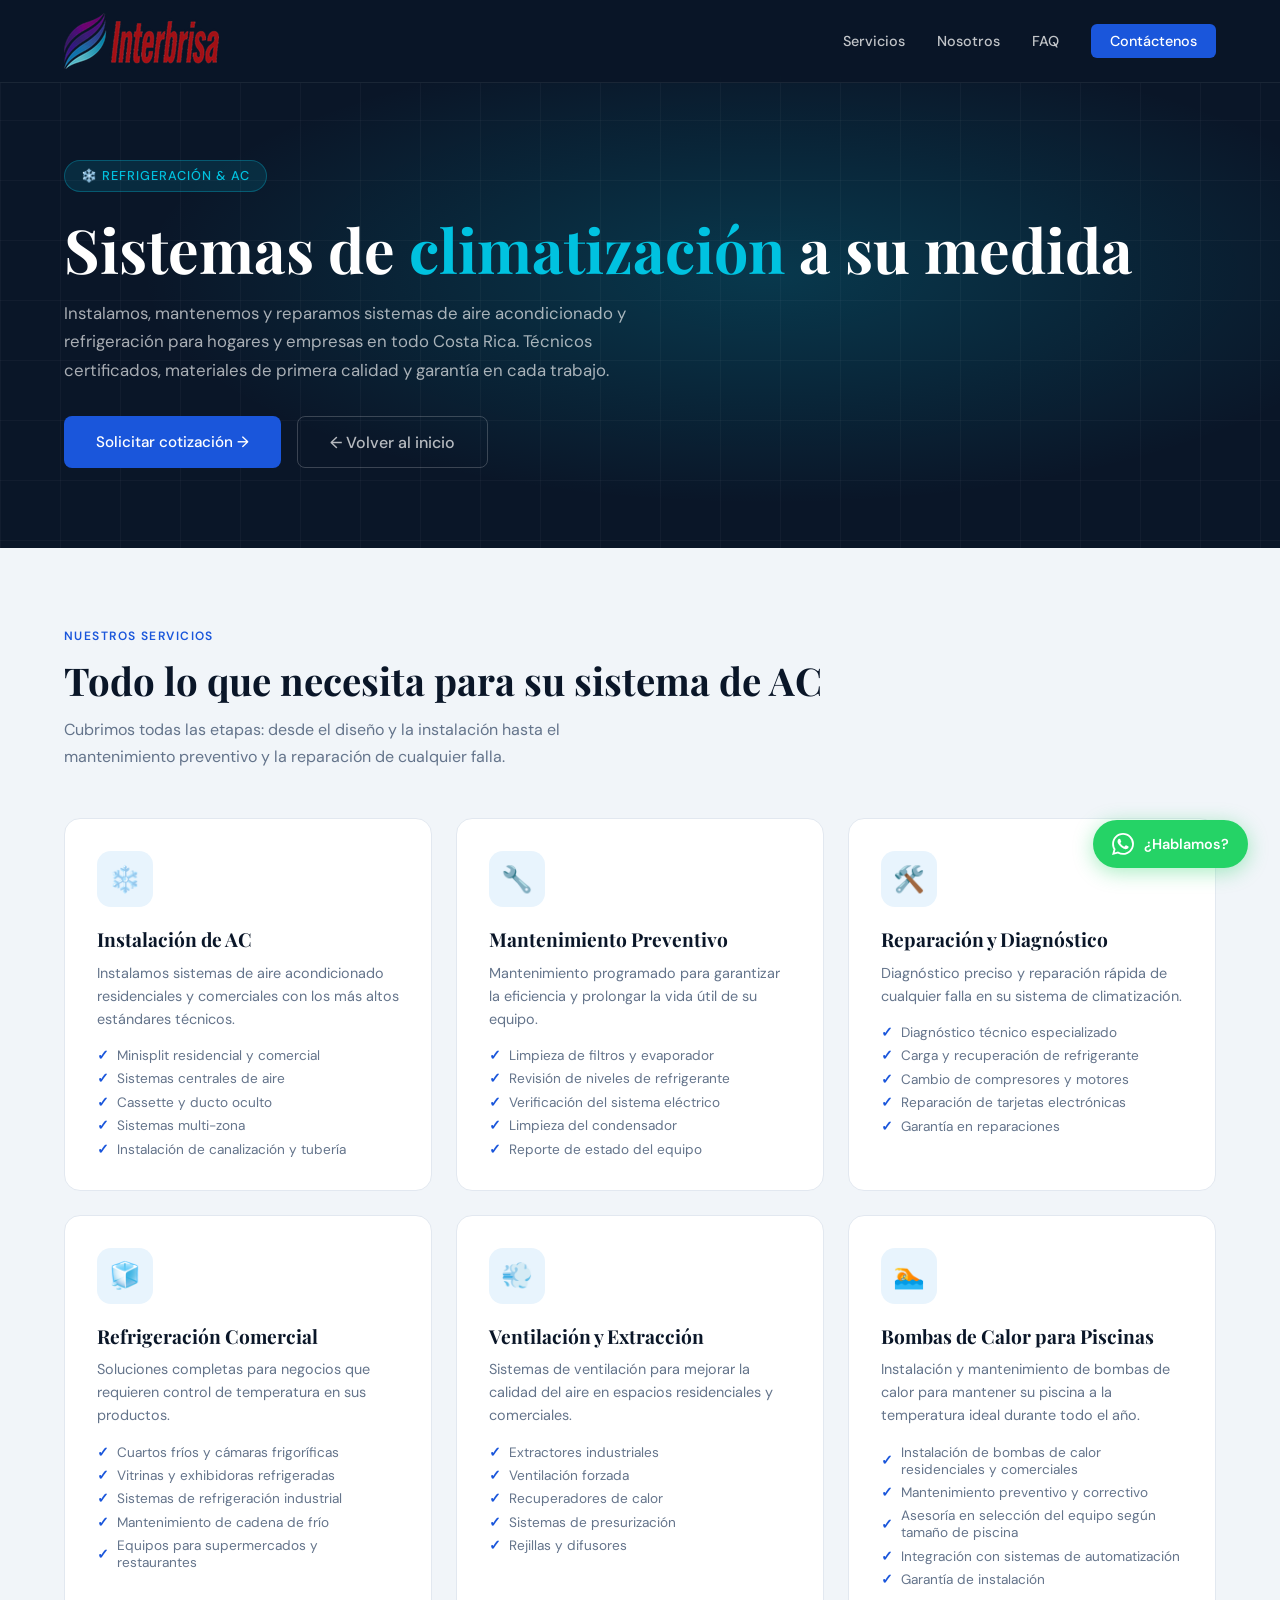
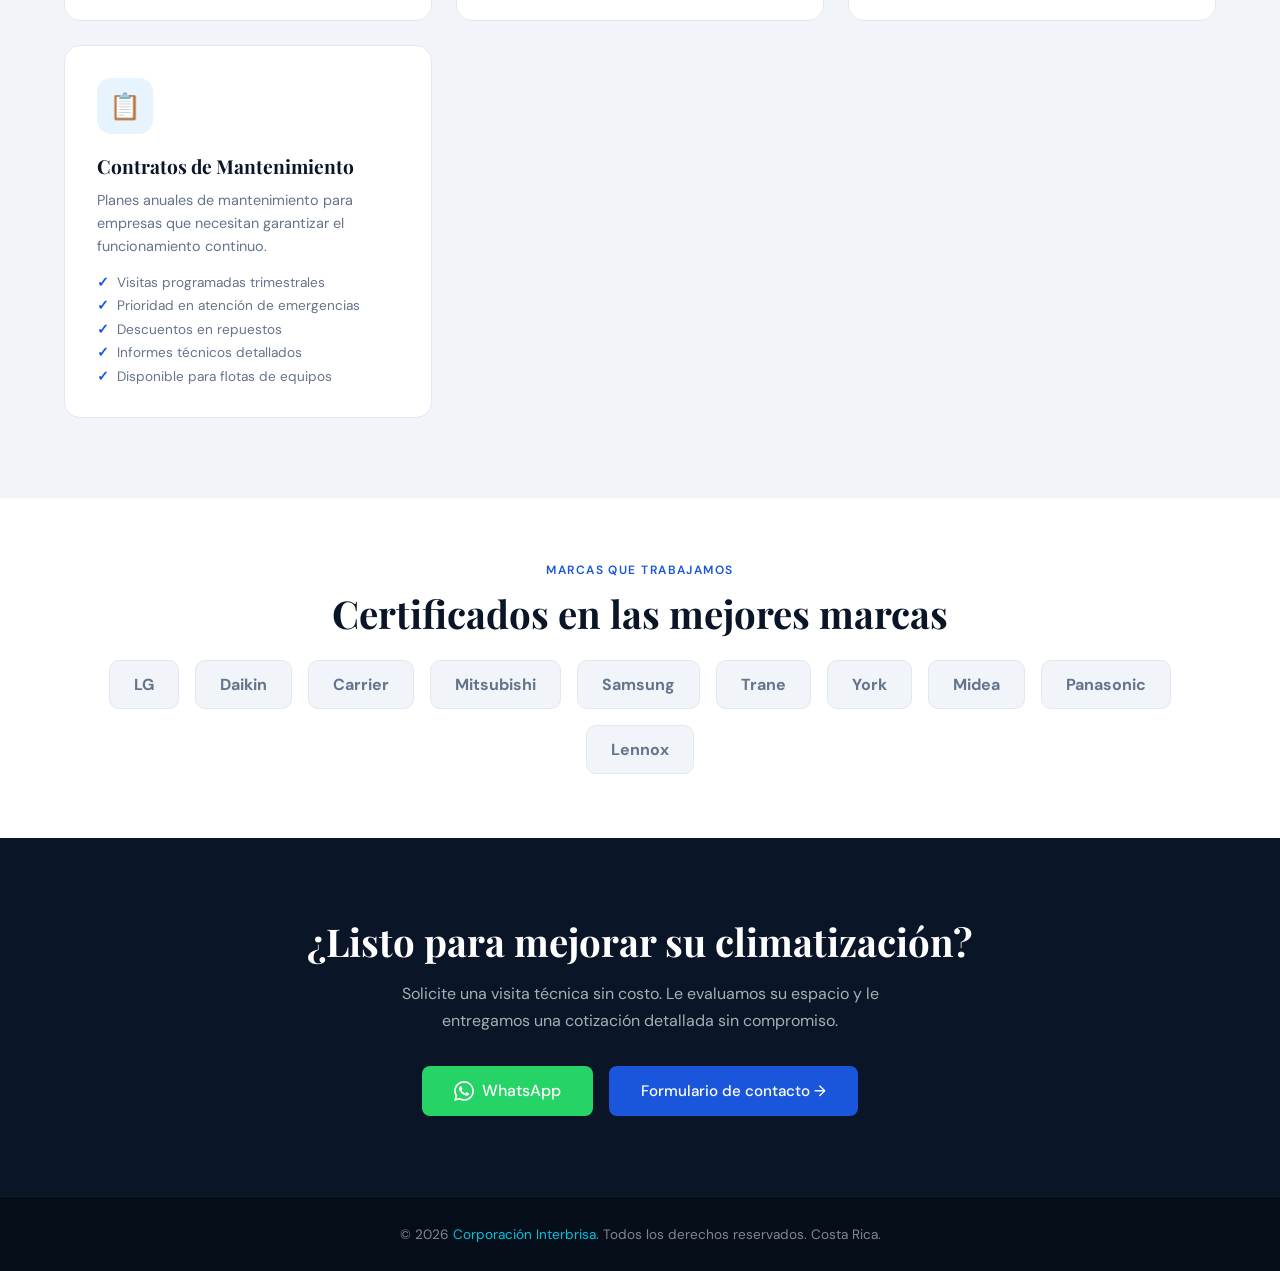
<file: refrigeracion.html>
<!DOCTYPE html>
<html lang="es">
<head>
  <meta charset="UTF-8"/>
  <meta name="viewport" content="width=device-width, initial-scale=1.0"/>
  <title>Refrigeración & Aire Acondicionado – Corporación Interbrisa</title>
  <meta name="description" content="Instalación, mantenimiento y reparación de aires acondicionados y sistemas de refrigeración comercial en todo Costa Rica. Corporación Interbrisa."/>
  <link rel="icon" type="image/png" href="[data-uri]"/>
  <link rel="apple-touch-icon" href="[data-uri]"/>
  <link rel="preconnect" href="https://fonts.googleapis.com"/>
  <link rel="preconnect" href="https://fonts.gstatic.com" crossorigin/>
  <link href="https://fonts.googleapis.com/css2?family=Playfair+Display:wght@600;700&family=DM+Sans:wght@300;400;500&display=swap" rel="stylesheet"/>
  <style>
    *,*::before,*::after{box-sizing:border-box;margin:0;padding:0}
    :root{--navy:#0a1628;--blue:#1a56db;--blue-light:#3b82f6;--ice:#e8f4fd;--white:#ffffff;--gray:#64748b;--gray-light:#f1f5f9;--accent:#00c2e0}
    html{scroll-behavior:smooth}
    body{font-family:'DM Sans',sans-serif;background:var(--white);color:var(--navy);overflow-x:hidden}
    nav{position:fixed;top:0;left:0;right:0;z-index:100;display:flex;align-items:center;justify-content:space-between;padding:0.8rem 5%;background:rgba(10,22,40,0.97);backdrop-filter:blur(12px);border-bottom:1px solid rgba(255,255,255,0.07)}
    .nav-logo img{height:48px;width:auto;display:block}
    .nav-links{display:flex;gap:2rem;list-style:none}
    .nav-links a{color:rgba(255,255,255,0.75);text-decoration:none;font-size:0.9rem;font-weight:500;transition:color 0.2s}
    .nav-links a:hover{color:var(--accent)}
    .nav-cta{background:var(--blue);color:var(--white)!important;padding:0.5rem 1.2rem;border-radius:6px}
    .nav-cta:hover{background:var(--blue-light)!important}
    .page-hero{padding:10rem 5% 5rem;background:var(--navy);position:relative;overflow:hidden}
    .page-hero::before{content:'';position:absolute;inset:0;background:radial-gradient(ellipse 70% 60% at 60% 50%,rgba(0,194,224,0.2) 0%,transparent 70%)}
    .page-hero-grid{position:absolute;inset:0;background-image:linear-gradient(rgba(255,255,255,0.03) 1px,transparent 1px),linear-gradient(90deg,rgba(255,255,255,0.03) 1px,transparent 1px);background-size:60px 60px}
    .page-hero-content{position:relative;z-index:2;animation:fadeUp 0.8s ease both}
    .hero-badge{display:inline-flex;align-items:center;gap:0.5rem;background:rgba(0,194,224,0.12);border:1px solid rgba(0,194,224,0.3);color:var(--accent);padding:0.4rem 1rem;border-radius:50px;font-size:0.8rem;font-weight:500;letter-spacing:0.08em;text-transform:uppercase;margin-bottom:1.5rem}
    h1{font-family:'Playfair Display',serif;font-size:clamp(2.4rem,5vw,3.8rem);color:var(--white);line-height:1.1;margin-bottom:1rem}
    h1 em{color:var(--accent);font-style:normal}
    .hero-desc{color:rgba(255,255,255,0.65);font-size:1.05rem;line-height:1.7;max-width:580px;margin-bottom:2rem}
    .hero-actions{display:flex;gap:1rem;flex-wrap:wrap}
    .btn-primary{background:var(--blue);color:var(--white);padding:0.9rem 2rem;border-radius:8px;text-decoration:none;font-weight:500;font-size:0.95rem;display:inline-flex;align-items:center;gap:0.5rem;transition:background 0.2s,transform 0.2s}
    .btn-primary:hover{background:var(--blue-light);transform:translateY(-2px)}
    .btn-back{background:transparent;color:rgba(255,255,255,0.7);padding:0.9rem 2rem;border-radius:8px;text-decoration:none;font-weight:500;border:1px solid rgba(255,255,255,0.2);display:inline-flex;align-items:center;gap:0.5rem;transition:all 0.2s}
    .btn-back:hover{border-color:var(--accent);color:var(--white)}
    .section-label{font-size:0.75rem;font-weight:600;letter-spacing:0.12em;text-transform:uppercase;color:var(--blue);margin-bottom:0.8rem}
    h2{font-family:'Playfair Display',serif;font-size:clamp(1.8rem,3vw,2.4rem);color:var(--navy);line-height:1.2;margin-bottom:0.8rem}
    .section-sub{color:var(--gray);font-size:1rem;line-height:1.7;max-width:520px;margin-bottom:3rem}
    .services-section{padding:5rem 5%;background:var(--gray-light)}
    .services-grid{display:grid;grid-template-columns:repeat(auto-fit,minmax(280px,1fr));gap:1.5rem}
    .service-card{background:var(--white);border-radius:16px;padding:2rem;border:1px solid #e2e8f0;transition:transform 0.25s,box-shadow 0.25s;position:relative;overflow:hidden}
    .service-card::before{content:'';position:absolute;top:0;left:0;right:0;height:3px;background:linear-gradient(90deg,var(--blue),var(--accent));opacity:0;transition:opacity 0.25s}
    .service-card:hover{transform:translateY(-6px);box-shadow:0 20px 40px rgba(10,22,40,0.1)}
    .service-card:hover::before{opacity:1}
    .service-icon{width:56px;height:56px;background:var(--ice);border-radius:14px;display:flex;align-items:center;justify-content:center;font-size:1.6rem;margin-bottom:1.2rem}
    .service-card h3{font-family:'Playfair Display',serif;font-size:1.2rem;color:var(--navy);margin-bottom:0.6rem}
    .service-card p{color:var(--gray);font-size:0.9rem;line-height:1.6;margin-bottom:1rem}
    .service-card ul{list-style:none;display:flex;flex-direction:column;gap:0.4rem}
    .service-card ul li{color:var(--gray);font-size:0.85rem;display:flex;align-items:center;gap:0.5rem}
    .service-card ul li::before{content:'✓';color:var(--blue);font-weight:700;flex-shrink:0}
    .brands-section{padding:4rem 5%;background:var(--white);text-align:center}
    .brands-grid{display:flex;flex-wrap:wrap;justify-content:center;gap:1rem;margin-top:1.5rem}
    .brand-item{background:var(--gray-light);border:1px solid #e2e8f0;border-radius:10px;padding:0.8rem 1.5rem;font-weight:700;color:var(--gray);transition:all 0.25s}
    .brand-item:hover{background:var(--navy);color:var(--white);border-color:var(--navy);transform:translateY(-3px)}
    .cta-section{padding:5rem 5%;background:var(--navy);text-align:center}
    .cta-section h2{color:var(--white);margin-bottom:1rem}
    .cta-section p{color:rgba(255,255,255,0.65);max-width:500px;margin:0 auto 2rem;line-height:1.7}
    .cta-actions{display:flex;gap:1rem;justify-content:center;flex-wrap:wrap}
    .btn-wa{background:#25d366;color:var(--white);padding:0.9rem 2rem;border-radius:8px;text-decoration:none;font-weight:500;display:inline-flex;align-items:center;gap:0.5rem;transition:opacity 0.2s,transform 0.2s}
    .btn-wa:hover{opacity:0.9;transform:translateY(-2px)}
    .wa-float{position:fixed;bottom:2rem;right:2rem;z-index:200;display:flex;align-items:center;gap:0.6rem;background:#25d366;color:var(--white);text-decoration:none;padding:0.8rem 1.2rem;border-radius:50px;font-weight:600;font-size:0.9rem;box-shadow:0 4px 20px rgba(37,211,102,0.4);transition:transform 0.2s}
    .wa-float:hover{transform:translateY(-3px)}
    .wa-float svg{width:22px;height:22px;fill:var(--white);flex-shrink:0}
    footer{background:#060e1a;color:rgba(255,255,255,0.5);text-align:center;padding:1.8rem 5%;font-size:0.85rem;border-top:1px solid rgba(255,255,255,0.06)}
    footer span{color:var(--accent)}
    .reveal{opacity:0;transform:translateY(30px);transition:opacity 0.7s ease,transform 0.7s ease}
    .reveal.visible{opacity:1;transform:translateY(0)}
    @keyframes fadeUp{from{opacity:0;transform:translateY(20px)}to{opacity:1;transform:translateY(0)}}
    @media(max-width:600px){.nav-links{display:none}}
  </style>
</head>
<body>

<nav>
  <div class="nav-logo">
    <a href="index.html">
      <img src="[data-uri]" alt="Corporación Interbrisa" style="height:56px;width:auto;display:block"/>
    </a>
  </div>
  <ul class="nav-links">
    <li><a href="index.html#servicios">Servicios</a></li>
    <li><a href="index.html#nosotros">Nosotros</a></li>
    <li><a href="index.html#faq">FAQ</a></li>
    <li><a href="index.html#contacto" class="nav-cta">Contáctenos</a></li>
  </ul>
</nav>

<div class="page-hero">
  <div class="page-hero-grid"></div>
  <div class="page-hero-content">
    <div class="hero-badge">❄️ Refrigeración & AC</div>
    <h1>Sistemas de <em>climatización</em> a su medida</h1>
    <p class="hero-desc">Instalamos, mantenemos y reparamos sistemas de aire acondicionado y refrigeración para hogares y empresas en todo Costa Rica. Técnicos certificados, materiales de primera calidad y garantía en cada trabajo.</p>
    <div class="hero-actions">
      <a href="index.html#contacto" class="btn-primary">Solicitar cotización →</a>
      <a href="index.html" class="btn-back">← Volver al inicio</a>
    </div>
  </div>
</div>

<section class="services-section">
  <div class="reveal">
    <div class="section-label">Nuestros Servicios</div>
    <h2>Todo lo que necesita para su sistema de AC</h2>
    <p class="section-sub">Cubrimos todas las etapas: desde el diseño y la instalación hasta el mantenimiento preventivo y la reparación de cualquier falla.</p>
  </div>
  <div class="services-grid reveal">
    <div class="service-card">
      <div class="service-icon">❄️</div>
      <h3>Instalación de AC</h3>
      <p>Instalamos sistemas de aire acondicionado residenciales y comerciales con los más altos estándares técnicos.</p>
      <ul>
        <li>Minisplit residencial y comercial</li>
        <li>Sistemas centrales de aire</li>
        <li>Cassette y ducto oculto</li>
        <li>Sistemas multi-zona</li>
        <li>Instalación de canalización y tubería</li>
      </ul>
    </div>
    <div class="service-card">
      <div class="service-icon">🔧</div>
      <h3>Mantenimiento Preventivo</h3>
      <p>Mantenimiento programado para garantizar la eficiencia y prolongar la vida útil de su equipo.</p>
      <ul>
        <li>Limpieza de filtros y evaporador</li>
        <li>Revisión de niveles de refrigerante</li>
        <li>Verificación del sistema eléctrico</li>
        <li>Limpieza del condensador</li>
        <li>Reporte de estado del equipo</li>
      </ul>
    </div>
    <div class="service-card">
      <div class="service-icon">🛠️</div>
      <h3>Reparación y Diagnóstico</h3>
      <p>Diagnóstico preciso y reparación rápida de cualquier falla en su sistema de climatización.</p>
      <ul>
        <li>Diagnóstico técnico especializado</li>
        <li>Carga y recuperación de refrigerante</li>
        <li>Cambio de compresores y motores</li>
        <li>Reparación de tarjetas electrónicas</li>
        <li>Garantía en reparaciones</li>
      </ul>
    </div>
    <div class="service-card">
      <div class="service-icon">🧊</div>
      <h3>Refrigeración Comercial</h3>
      <p>Soluciones completas para negocios que requieren control de temperatura en sus productos.</p>
      <ul>
        <li>Cuartos fríos y cámaras frigoríficas</li>
        <li>Vitrinas y exhibidoras refrigeradas</li>
        <li>Sistemas de refrigeración industrial</li>
        <li>Mantenimiento de cadena de frío</li>
        <li>Equipos para supermercados y restaurantes</li>
      </ul>
    </div>
    <div class="service-card">
      <div class="service-icon">💨</div>
      <h3>Ventilación y Extracción</h3>
      <p>Sistemas de ventilación para mejorar la calidad del aire en espacios residenciales y comerciales.</p>
      <ul>
        <li>Extractores industriales</li>
        <li>Ventilación forzada</li>
        <li>Recuperadores de calor</li>
        <li>Sistemas de presurización</li>
        <li>Rejillas y difusores</li>
      </ul>
    </div>
    <div class="service-card">
      <div class="service-icon">🏊</div>
      <h3>Bombas de Calor para Piscinas</h3>
      <p>Instalación y mantenimiento de bombas de calor para mantener su piscina a la temperatura ideal durante todo el año.</p>
      <ul>
        <li>Instalación de bombas de calor residenciales y comerciales</li>
        <li>Mantenimiento preventivo y correctivo</li>
        <li>Asesoría en selección del equipo según tamaño de piscina</li>
        <li>Integración con sistemas de automatización</li>
        <li>Garantía de instalación</li>
      </ul>
    </div>
    <div class="service-card">
      <div class="service-icon">📋</div>
      <h3>Contratos de Mantenimiento</h3>
      <p>Planes anuales de mantenimiento para empresas que necesitan garantizar el funcionamiento continuo.</p>
      <ul>
        <li>Visitas programadas trimestrales</li>
        <li>Prioridad en atención de emergencias</li>
        <li>Descuentos en repuestos</li>
        <li>Informes técnicos detallados</li>
        <li>Disponible para flotas de equipos</li>
      </ul>
    </div>
  </div>
</section>

<section class="brands-section reveal">
  <div class="section-label">Marcas que trabajamos</div>
  <h2>Certificados en las mejores marcas</h2>
  <div class="brands-grid">
    <div class="brand-item">LG</div>
    <div class="brand-item">Daikin</div>
    <div class="brand-item">Carrier</div>
    <div class="brand-item">Mitsubishi</div>
    <div class="brand-item">Samsung</div>
    <div class="brand-item">Trane</div>
    <div class="brand-item">York</div>
    <div class="brand-item">Midea</div>
    <div class="brand-item">Panasonic</div>
    <div class="brand-item">Lennox</div>
  </div>
</section>

<section class="cta-section">
  <h2>¿Listo para mejorar su climatización?</h2>
  <p>Solicite una visita técnica sin costo. Le evaluamos su espacio y le entregamos una cotización detallada sin compromiso.</p>
  <div class="cta-actions">
    <a href="https://wa.me/50671775358" target="_blank" class="btn-wa">
      <svg viewBox="0 0 24 24" style="width:20px;height:20px;fill:white"><path d="M17.472 14.382c-.297-.149-1.758-.867-2.03-.967-.273-.099-.471-.148-.67.15-.197.297-.767.966-.94 1.164-.173.199-.347.223-.644.075-.297-.15-1.255-.463-2.39-1.475-.883-.788-1.48-1.761-1.653-2.059-.173-.297-.018-.458.13-.606.134-.133.298-.347.446-.52.149-.174.198-.298.298-.497.099-.198.05-.371-.025-.52-.075-.149-.669-1.612-.916-2.207-.242-.579-.487-.5-.669-.51-.173-.008-.371-.01-.57-.01-.198 0-.52.074-.792.372-.272.297-1.04 1.016-1.04 2.479 0 1.462 1.065 2.875 1.213 3.074.149.198 2.096 3.2 5.077 4.487.709.306 1.262.489 1.694.625.712.227 1.36.195 1.871.118.571-.085 1.758-.719 2.006-1.413.248-.694.248-1.289.173-1.413-.074-.124-.272-.198-.57-.347m-5.421 7.403h-.004a9.87 9.87 0 01-5.031-1.378l-.361-.214-3.741.982.998-3.648-.235-.374a9.86 9.86 0 01-1.51-5.26c.001-5.45 4.436-9.884 9.888-9.884 2.64 0 5.122 1.03 6.988 2.898a9.825 9.825 0 012.893 6.994c-.003 5.45-4.437 9.884-9.885 9.884m8.413-18.297A11.815 11.815 0 0012.05 0C5.495 0 .16 5.335.157 11.892c0 2.096.547 4.142 1.588 5.945L.057 24l6.305-1.654a11.882 11.882 0 005.683 1.448h.005c6.554 0 11.89-5.335 11.893-11.893a11.821 11.821 0 00-3.48-8.413Z"/></svg>
      WhatsApp
    </a>
    <a href="index.html#contacto" class="btn-primary">Formulario de contacto →</a>
  </div>
</section>

<footer>© 2026 <span>Corporación Interbrisa</span>. Todos los derechos reservados. Costa Rica.</footer>

<a class="wa-float" href="https://wa.me/50671775358" target="_blank">
  <svg viewBox="0 0 24 24"><path d="M17.472 14.382c-.297-.149-1.758-.867-2.03-.967-.273-.099-.471-.148-.67.15-.197.297-.767.966-.94 1.164-.173.199-.347.223-.644.075-.297-.15-1.255-.463-2.39-1.475-.883-.788-1.48-1.761-1.653-2.059-.173-.297-.018-.458.13-.606.134-.133.298-.347.446-.52.149-.174.198-.298.298-.497.099-.198.05-.371-.025-.52-.075-.149-.669-1.612-.916-2.207-.242-.579-.487-.5-.669-.51-.173-.008-.371-.01-.57-.01-.198 0-.52.074-.792.372-.272.297-1.04 1.016-1.04 2.479 0 1.462 1.065 2.875 1.213 3.074.149.198 2.096 3.2 5.077 4.487.709.306 1.262.489 1.694.625.712.227 1.36.195 1.871.118.571-.085 1.758-.719 2.006-1.413.248-.694.248-1.289.173-1.413-.074-.124-.272-.198-.57-.347m-5.421 7.403h-.004a9.87 9.87 0 01-5.031-1.378l-.361-.214-3.741.982.998-3.648-.235-.374a9.86 9.86 0 01-1.51-5.26c.001-5.45 4.436-9.884 9.888-9.884 2.64 0 5.122 1.03 6.988 2.898a9.825 9.825 0 012.893 6.994c-.003 5.45-4.437 9.884-9.885 9.884m8.413-18.297A11.815 11.815 0 0012.05 0C5.495 0 .16 5.335.157 11.892c0 2.096.547 4.142 1.588 5.945L.057 24l6.305-1.654a11.882 11.882 0 005.683 1.448h.005c6.554 0 11.89-5.335 11.893-11.893a11.821 11.821 0 00-3.48-8.413Z"/></svg>
  ¿Hablamos?
</a>

<script>
  const observer=new IntersectionObserver(e=>{e.forEach(e=>{if(e.isIntersecting)e.target.classList.add('visible')})},{threshold:0.1});
  document.querySelectorAll('.reveal').forEach(el=>observer.observe(el));
</script>
</body>
</html>
</file>
